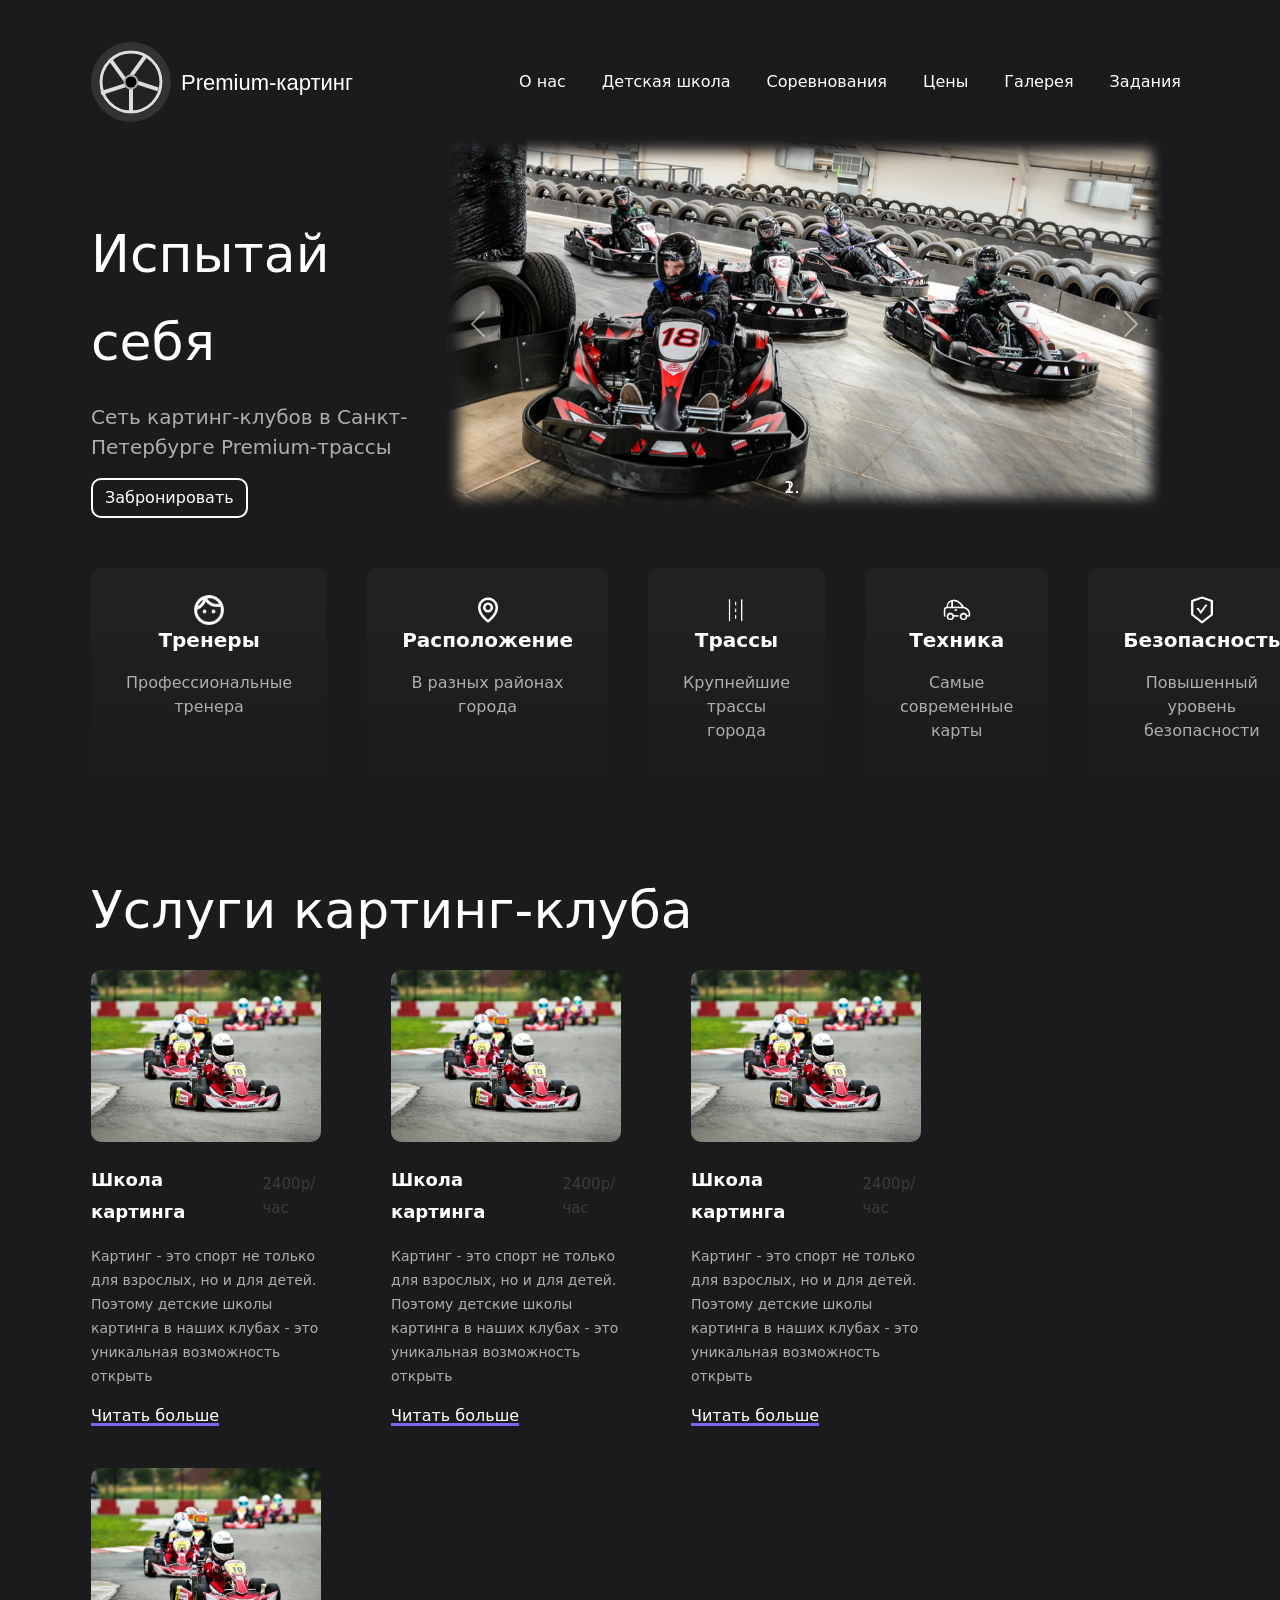
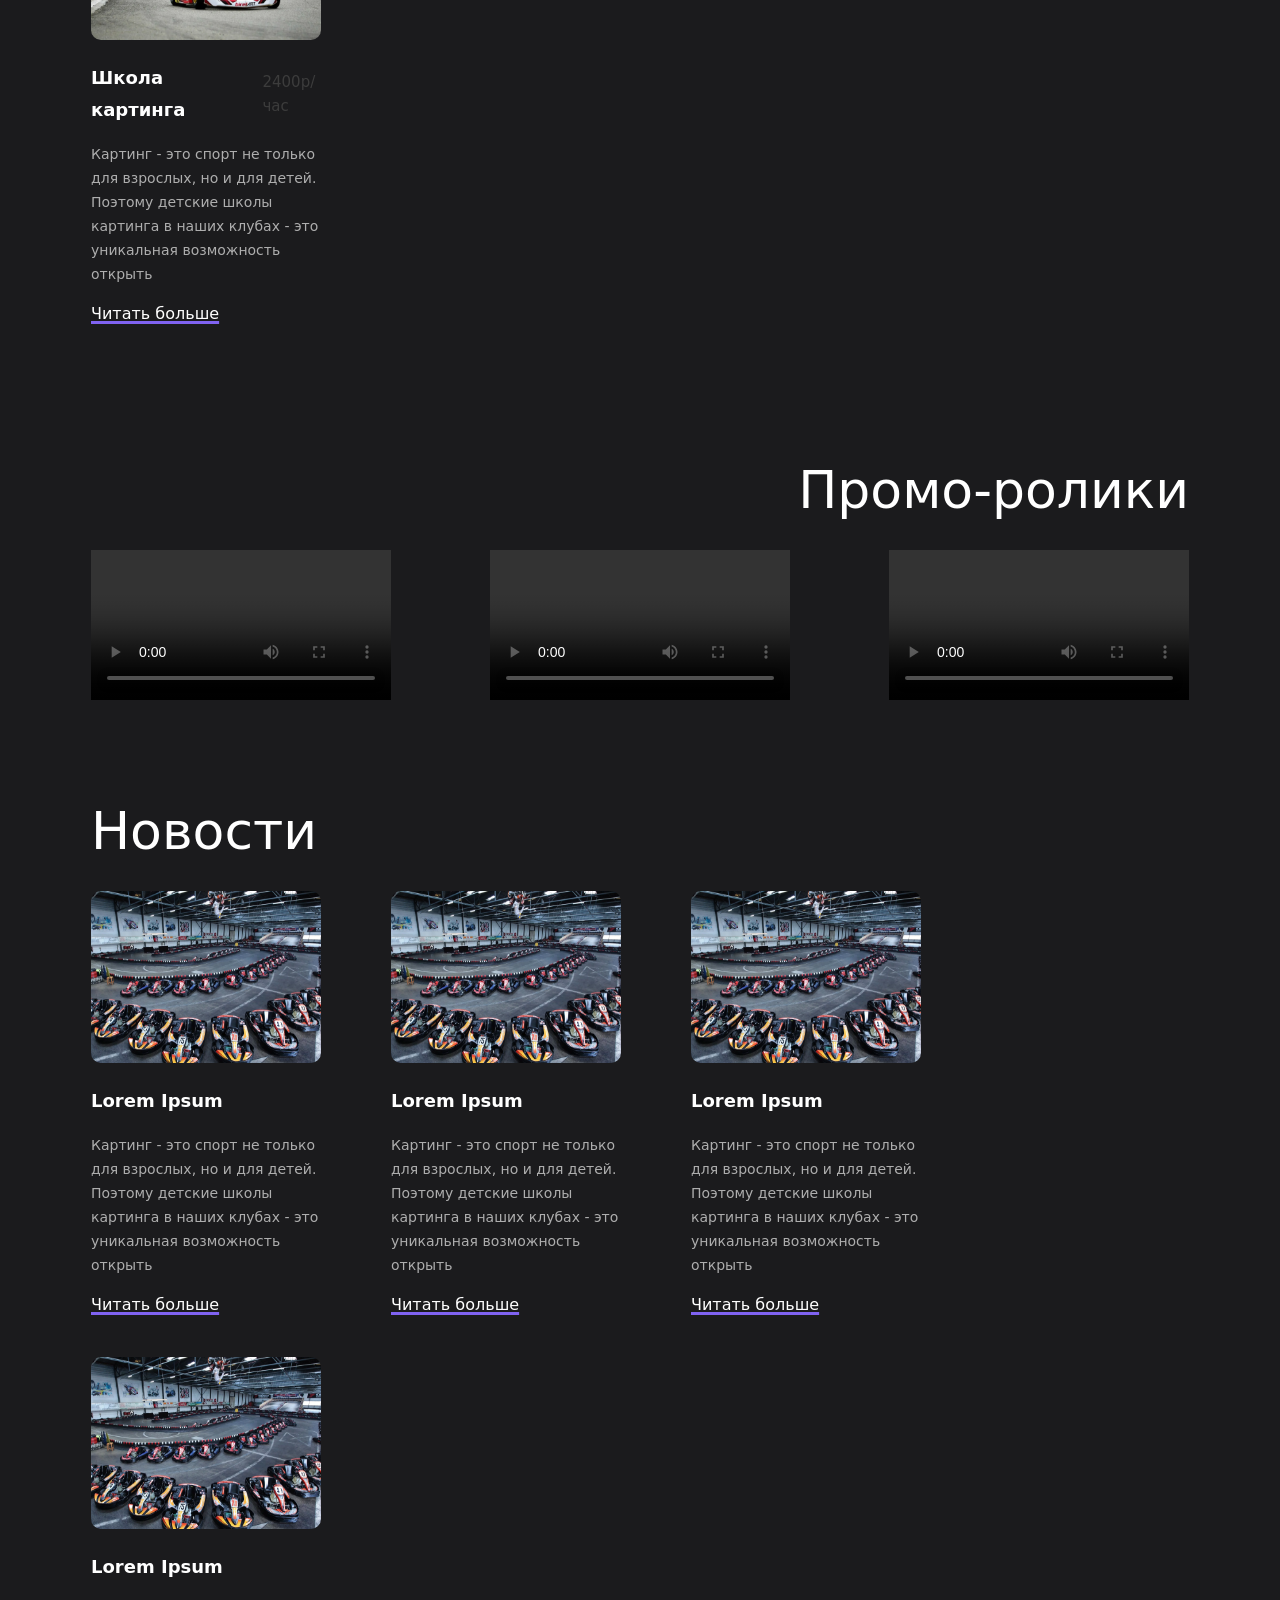
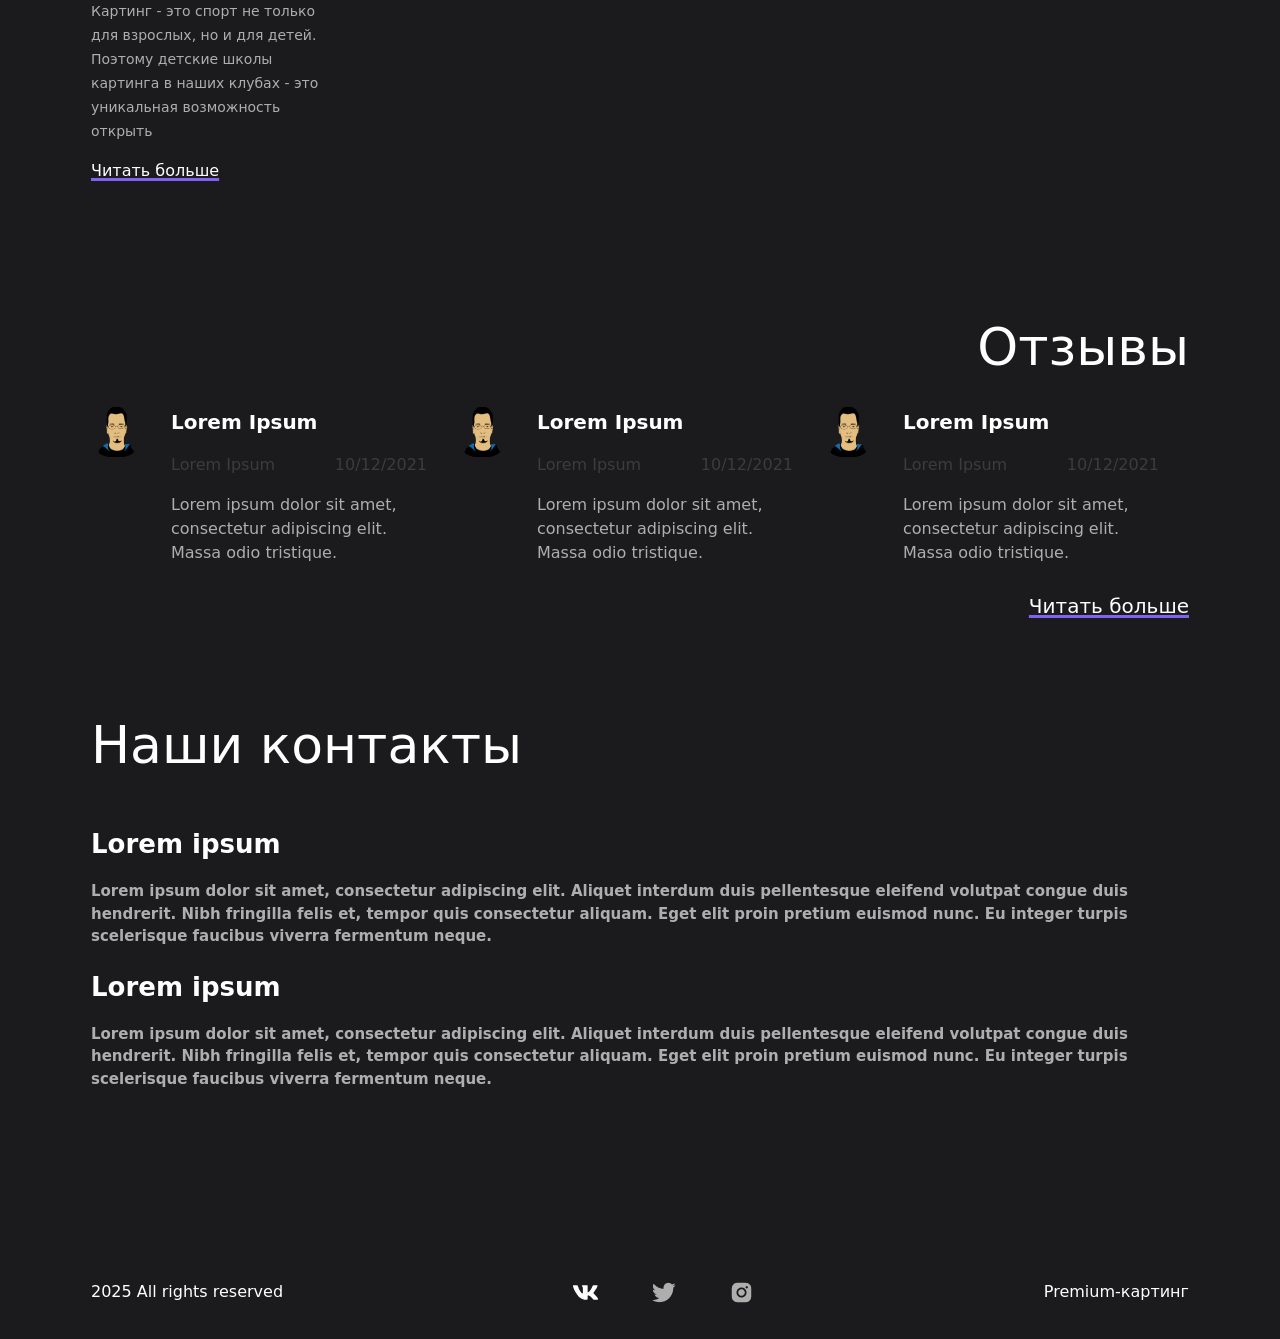
<file: index.html>
<!DOCTYPE html>
<html lang="en">

<head>
  <meta charset="UTF-8">
  <meta http-equiv="X-UA-Compatible" content="IE=edge">
  <meta name="viewport" content="width=device-width, initial-scale=1.0">
  <link href="https://cdn.jsdelivr.net/npm/bootstrap@5.1.1/dist/css/bootstrap.min.css" rel="stylesheet"
    integrity="sha384-F3w7mX95PdgyTmZZMECAngseQB83DfGTowi0iMjiWaeVhAn4FJkqJByhZMI3AhiU" crossorigin="anonymous">
  <title>Premium-картинг</title>
  <link rel="stylesheet" type="text/css" href="./style/style.css">
  <link rel="stylesheet" type="text/css" href="./style/logo.css">
</head>

<body>
  <header>
    <nav class="navbar navbar-expand-lg navbar-dark">
      <a class="nav-link logo-link" href="index.html">
        <div class="logo">
          <div class="tire"></div>
          <div class="rim"></div>
          <div class="spokes">
            <div class="spoke-1"></div>
            <div class="spoke-2"></div>
            <div class="spoke-3"></div>
            <div class="spoke-4"></div>
            <div class="spoke-5"></div>
          </div>
          <div class="hub"></div>
        </div>
        Premium-картинг
      </a>

      <button class="navbar-toggler" type="button" data-toggle="collapse" data-target="#navbarSupportedContent"
        aria-controls="navbarSupportedContent" aria-expanded="false" aria-label="Toggle navigation">
        <span class="navbar-toggler-icon"></span>
      </button>

      <div class="collapse navbar-collapse" id="navbarSupportedContent">
        <ul class="navbar-nav mr-auto">
          <li class="nav-item">
            <a class="nav-link" href="aboutUs.html">О нас</span></a>
          </li>
          <li class="nav-item">
            <a class="nav-link" href="school.html">Детская школа</a>
          </li>
          <li class="nav-item active">
            <a class="nav-link" href="competitions.html">Соревнования</span></a>
          </li>
          <!-- <li class="nav-item">
            <a class="nav-link" href="track.html">Трассы</a>
          </li> -->
          <li class="nav-item active">
            <a class="nav-link" href="price.html">Цены</span></a>
          </li>
          <li class="nav-item">
            <a class="nav-link" href="gallery.html">Галерея</a>
          </li>
          <li class="nav-item">
            <a class="nav-link" href="./tasks/picture.html">Задания</a>
          </li>
        </ul>
      </div>
    </nav>
  </header>

  <main>
    <div class="main_firstInfo">
      <div class="main_firstInfo__text">
        <p class="BlockTitle">Испытай себя</p>
        <p class="main_firstInfo__text__description">
          Сеть картинг-клубов в
          Санкт-Петербурге
          Premium-трассы
        </p>
        <button type="button" class="btn bookButton" data-toggle="modal" data-target="#exampleModal">
          Забронировать
        </button>
      </div>
      <div class="main_firstInfo__carusel">
        <div id="carouselExampleIndicators" class="carousel slide" data-ride="carousel">
          <ol class="carousel-indicators">
            <li data-target="#carouselExampleIndicators" data-slide-to="0" class="active"></li>
            <li data-target="#carouselExampleIndicators" data-slide-to="1"></li>
          </ol>
          <div class="carousel-inner">
            <div class="carousel-item active">
              <img class="d-block w-100" src="./assets/services/main.png" alt="Первый слайд">
            </div>
            <div class="carousel-item">
              <img class="d-block w-100" src="./assets/services/main.png" alt="Второй слайд">
            </div>
          </div>
          <a class="carousel-control-prev" href="#carouselExampleIndicators" role="button" data-slide="prev">
            <span class="carousel-control-prev-icon" aria-hidden="true"></span>
          </a>
          <a class="carousel-control-next" href="#carouselExampleIndicators" role="button" data-slide="next">
            <span class="carousel-control-next-icon" aria-hidden="true"></span>
          </a>
        </div>
      </div>
    </div>
    <div class="main_services_menu">
      <div class="main_services_menu__item">
        <img src="./assets/icons/man.png" class="main_services_menu__item__img">
        <p class="main_services_menu__item__title">Тренеры</p>
        <p class="main_services_menu__item__description">Профессиональные тренера</p>
      </div>
      <div class="main_services_menu__item">
        <img src="./assets/icons/map.png" class="main_services_menu__item__img">
        <p class="main_services_menu__item__title">Расположение</p>
        <p class="main_services_menu__item__description">В разных районах города</p>
      </div>
      <div class="main_services_menu__item">
        <img src="./assets/icons/road.png" class="main_services_menu__item__img">
        <p class="main_services_menu__item__title">Трассы</p>
        <p class="main_services_menu__item__description">Крупнейшие трассы города</p>
      </div>
      <div class="main_services_menu__item">
        <img src="./assets/icons/car.png" class="main_services_menu__item__img">
        <p class="main_services_menu__item__title">Техника</p>
        <p class="main_services_menu__item__description">Самые современные карты</p>
      </div>
      <div class="main_services_menu__item">
        <img src="./assets/icons/safety.png" class="main_services_menu__item__img">
        <p class="main_services_menu__item__title">Безопасность</p>
        <p class="main_services_menu__item__description">Повышенный уровень безопасности</p>
      </div>
    </div>
    <div class="main_services">
      <p class="BlockTitle">Услуги картинг-клуба</p>
      <div class="services">
        <div class="services_item">
          <img src="./assets/services/car.png" alt="" class="services_item__img">
          <div class="services_item__description">
            <p class="services_item__description__title">Школа картинга</p>
            <p class="services_item__description__cost">2400р/час</p>
          </div>
          <p class="services_item__text">
            Картинг - это спорт не только для
            взрослых, но и для детей. Поэтому
            детские школы картинга в наших
            клубах - это уникальная
            возможность открыть
          </p>
          <a href="" class="services_item__link">Читать больше</a>
        </div>
        <div class="services_item item2">
          <img src="./assets/services/car.png" alt="" class="services_item__img">
          <div class="services_item__description">
            <p class="services_item__description__title">Школа картинга</p>
            <p class="services_item__description__cost">2400р/час</p>
          </div>
          <p class="services_item__text">
            Картинг - это спорт не только для
            взрослых, но и для детей. Поэтому
            детские школы картинга в наших
            клубах - это уникальная
            возможность открыть
          </p>
          <a href="" class="services_item__link">Читать больше</a>
        </div>
        <div class="services_item item3">
          <img src="./assets/services/car.png" alt="" class="services_item__img">
          <div class="services_item__description">
            <p class="services_item__description__title">Школа картинга</p>
            <p class="services_item__description__cost">2400р/час</p>
          </div>
          <p class="services_item__text">
            Картинг - это спорт не только для
            взрослых, но и для детей. Поэтому
            детские школы картинга в наших
            клубах - это уникальная
            возможность открыть
          </p>
          <a href="" class="services_item__link">Читать больше</a>
        </div>
        <div class="services_item">
          <img src="./assets/services/car.png" alt="" class="services_item__img">
          <div class="services_item__description">
            <p class="services_item__description__title">Школа картинга</p>
            <p class="services_item__description__cost">2400р/час</p>
          </div>
          <p class="services_item__text">
            Картинг - это спорт не только для
            взрослых, но и для детей. Поэтому
            детские школы картинга в наших
            клубах - это уникальная
            возможность открыть
          </p>
          <a href="" class="services_item__link">Читать больше</a>
        </div>
      </div>
    </div>
    <div class="main_promo">
      <p class="BlockTitle promoTitle">Промо-ролики</p>
      <div class="promoVideo">
        <div class="embed-responsive embed-responsive-16by9">
          <iframe class="embed-responsive-item" src="./assets/video/river.mp4" allowfullscreen></iframe>
        </div>
        <div class="embed-responsive embed-responsive-16by9">
          <iframe class="embed-responsive-item" src="./assets/video/river.mp4" allowfullscreen></iframe>
        </div>
        <div class="embed-responsive embed-responsive-16by9">
          <iframe class="embed-responsive-item" src="./assets/video/river.mp4" allowfullscreen></iframe>
        </div>
      </div>
    </div>
    <div class="main_news">
      <p class="BlockTitle">Новости</p>
      <div class="services">
        <div class="services_item">
          <img src="./assets/services/news.png" alt="" class="services_item__img">
          <div class="services_item__description">
            <p class="services_item__description__title">Lorem Ipsum</p>
          </div>
          <p class="services_item__text">
            Картинг - это спорт не только для
            взрослых, но и для детей. Поэтому
            детские школы картинга в наших
            клубах - это уникальная
            возможность открыть
          </p>
          <a href="" class="services_item__link">Читать больше</a>
        </div>
        <div class="services_item item2">
          <img src="./assets/services/news.png" alt="" class="services_item__img">
          <div class="services_item__description">
            <p class="services_item__description__title">Lorem Ipsum</p>
          </div>
          <p class="services_item__text">
            Картинг - это спорт не только для
            взрослых, но и для детей. Поэтому
            детские школы картинга в наших
            клубах - это уникальная
            возможность открыть
          </p>
          <a href="" class="services_item__link">Читать больше</a>
        </div>
        <div class="services_item item3">
          <img src="./assets/services/news.png" alt="" class="services_item__img">
          <div class="services_item__description">
            <p class="services_item__description__title">Lorem Ipsum</p>
          </div>
          <p class="services_item__text">
            Картинг - это спорт не только для
            взрослых, но и для детей. Поэтому
            детские школы картинга в наших
            клубах - это уникальная
            возможность открыть
          </p>
          <a href="" class="services_item__link">Читать больше</a>
        </div>
        <div class="services_item">
          <img src="./assets/services/news.png" alt="" class="services_item__img">
          <div class="services_item__description">
            <p class="services_item__description__title">Lorem Ipsum</p>
          </div>
          <p class="services_item__text">
            Картинг - это спорт не только для
            взрослых, но и для детей. Поэтому
            детские школы картинга в наших
            клубах - это уникальная
            возможность открыть
          </p>
          <a href="" class="services_item__link">Читать больше</a>
        </div>
      </div>
    </div>
    <div class="main_reviews">
      <p class="BlockTitle promoTitle">Отзывы</p>
      <div class="main_reviews__content">
        <div class="main_reviews__content__item">
          <img src="assets/avatar.png" class="avatarImg">
          <div>
            <p class="main_reviews__content__item__name">Lorem Ipsum</p>
            <div class="main_reviews__content__item__description">
              <p>Lorem Ipsum</p>
              <p>10/12/2021</p>
            </div>
            <p class="main_reviews__content__item__text">
              Lorem ipsum dolor sit amet,
              consectetur adipiscing elit.
              Massa odio tristique.
            </p>
          </div>
        </div>
        <div class="main_reviews__content__item">
          <img src="assets/avatar.png" class="avatarImg">
          <div>
            <p class="main_reviews__content__item__name">Lorem Ipsum</p>
            <div class="main_reviews__content__item__description">
              <p>Lorem Ipsum</p>
              <p>10/12/2021</p>
            </div>
            <p class="main_reviews__content__item__text">
              Lorem ipsum dolor sit amet,
              consectetur adipiscing elit.
              Massa odio tristique.
            </p>
          </div>
        </div>
        <div class="main_reviews__content__item">
          <img src="assets/avatar.png" class="avatarImg">
          <div>
            <p class="main_reviews__content__item__name">Lorem Ipsum</p>
            <div class="main_reviews__content__item__description">
              <p>Lorem Ipsum</p>
              <p>10/12/2021</p>
            </div>
            <p class="main_reviews__content__item__text">
              Lorem ipsum dolor sit amet,
              consectetur adipiscing elit.
              Massa odio tristique.
            </p>
          </div>
        </div>
      </div>
      <p class="reviewsAll"><a href="" class="services_item__link">Читать больше</a></p>
    </div>
    <div class="main_contact">
      <p class="BlockTitle">Наши контакты</p>
      <div class="contactContent">
        <div class="contactContent_text">
          <p class="contactContent_text__title">Lorem ipsum</p>
          <p class="contactContent_text__description">
            Lorem ipsum dolor sit amet, consectetur adipiscing elit.
            Aliquet interdum duis pellentesque eleifend volutpat
            congue duis hendrerit. Nibh fringilla felis et, tempor quis
            consectetur aliquam. Eget elit proin pretium euismod nunc.
            Eu integer turpis scelerisque faucibus viverra fermentum
            neque.
          </p>
          <p class="contactContent_text__title">Lorem ipsum</p>
          <p class="contactContent_text__description">
            Lorem ipsum dolor sit amet, consectetur adipiscing elit.
            Aliquet interdum duis pellentesque eleifend volutpat
            congue duis hendrerit. Nibh fringilla felis et, tempor quis
            consectetur aliquam. Eget elit proin pretium euismod nunc.
            Eu integer turpis scelerisque faucibus viverra fermentum
            neque.
          </p>
        </div>
        <div class="contactContent_map">
          <script type="text/javascript" charset="utf-8" async
            src="https:/api-maps.yandex.ru/services/constructor/1.0/js/?um=constructor%3Abec0ca81d388abaa24dfe40995cbfd35f0a3e4ffed450c019bff5d956adc6a46&amp;width=300&amp;height=306&amp;lang=ru_RU&amp;scroll=true"></script>
        </div>
      </div>
    </div>
  </main>

  <footer class="footer">
    <div class="footer_text">2025 All rights reserved</div>
    <div class="footer_icons">
      <img src="./assets/icons/vk.png" alt="">
      <img src="./assets/icons/twitter.png" alt="">
      <img src="./assets/icons/instagram.png" alt="">
    </div>
    <div class="footer_text">Premium-картинг</div>
  </footer>

  <div class="modal fade" id="exampleModal" tabindex="-1" role="dialog" aria-labelledby="exampleModalLabel"
    aria-hidden="true">
    <div class="modal-dialog" role="document">
      <div class="modal-content">
        <div class="modal-header">
          <h5 class="modal-title" id="exampleModalLabel">Бронирование заездов</h5>
          <button type="button" class="close" data-dismiss="modal" aria-label="Close">
            <img src="./assets/cross.png">
          </button>
        </div>
        <div class="modal-body">
          <select name="hero[]" class="modalSelect">
            <option disabled>Выберите картодром</option>
            <option value="Name">Name</option>
            <option value="Name">Name</option>
            <option value="Name">Name</option>
            <option value="Name">Name</option>
          </select>
          <input type="date" placeholder="Ваше имя" class="modalInput">
          <input type="text" placeholder="Ваше имя" class="modalInput">
          <input type="text" placeholder="Ваш телефон" class="modalInput">
          <input type="email" placeholder="Ваше email" class="modalInput">
          <input type="text" placeholder="Комментарий" class="modalInput">
        </div>
        <div class="modal-footer">
          <button type="button" class="btn modalButton">Отправить заявку</button>
        </div>
      </div>
    </div>
  </div>
  <script src="https://code.jquery.com/jquery-3.4.1.slim.min.js"
    integrity="sha384-J6qa4849blE2+poT4WnyKhv5vZF5SrPo0iEjwBvKU7imGFAV0wwj1yYfoRSJoZ+n"
    crossorigin="anonymous"></script>
  <script src="https://cdn.jsdelivr.net/npm/popper.js@1.16.0/dist/umd/popper.min.js"
    integrity="sha384-Q6E9RHvbIyZFJoft+2mJbHaEWldlvI9IOYy5n3zV9zzTtmI3UksdQRVvoxMfooAo"
    crossorigin="anonymous"></script>
  <script src="https://stackpath.bootstrapcdn.com/bootstrap/4.4.1/js/bootstrap.min.js"
    integrity="sha384-wfSDF2E50Y2D1uUdj0O3uMBJnjuUD4Ih7YwaYd1iqfktj0Uod8GCExl3Og8ifwB6"
    crossorigin="anonymous"></script>
  <script>
    $('#myModal').on('shown.bs.modal', function () {
      $('#myInput').trigger('focus')
    })
  </script>
</body>

</html>
</file>
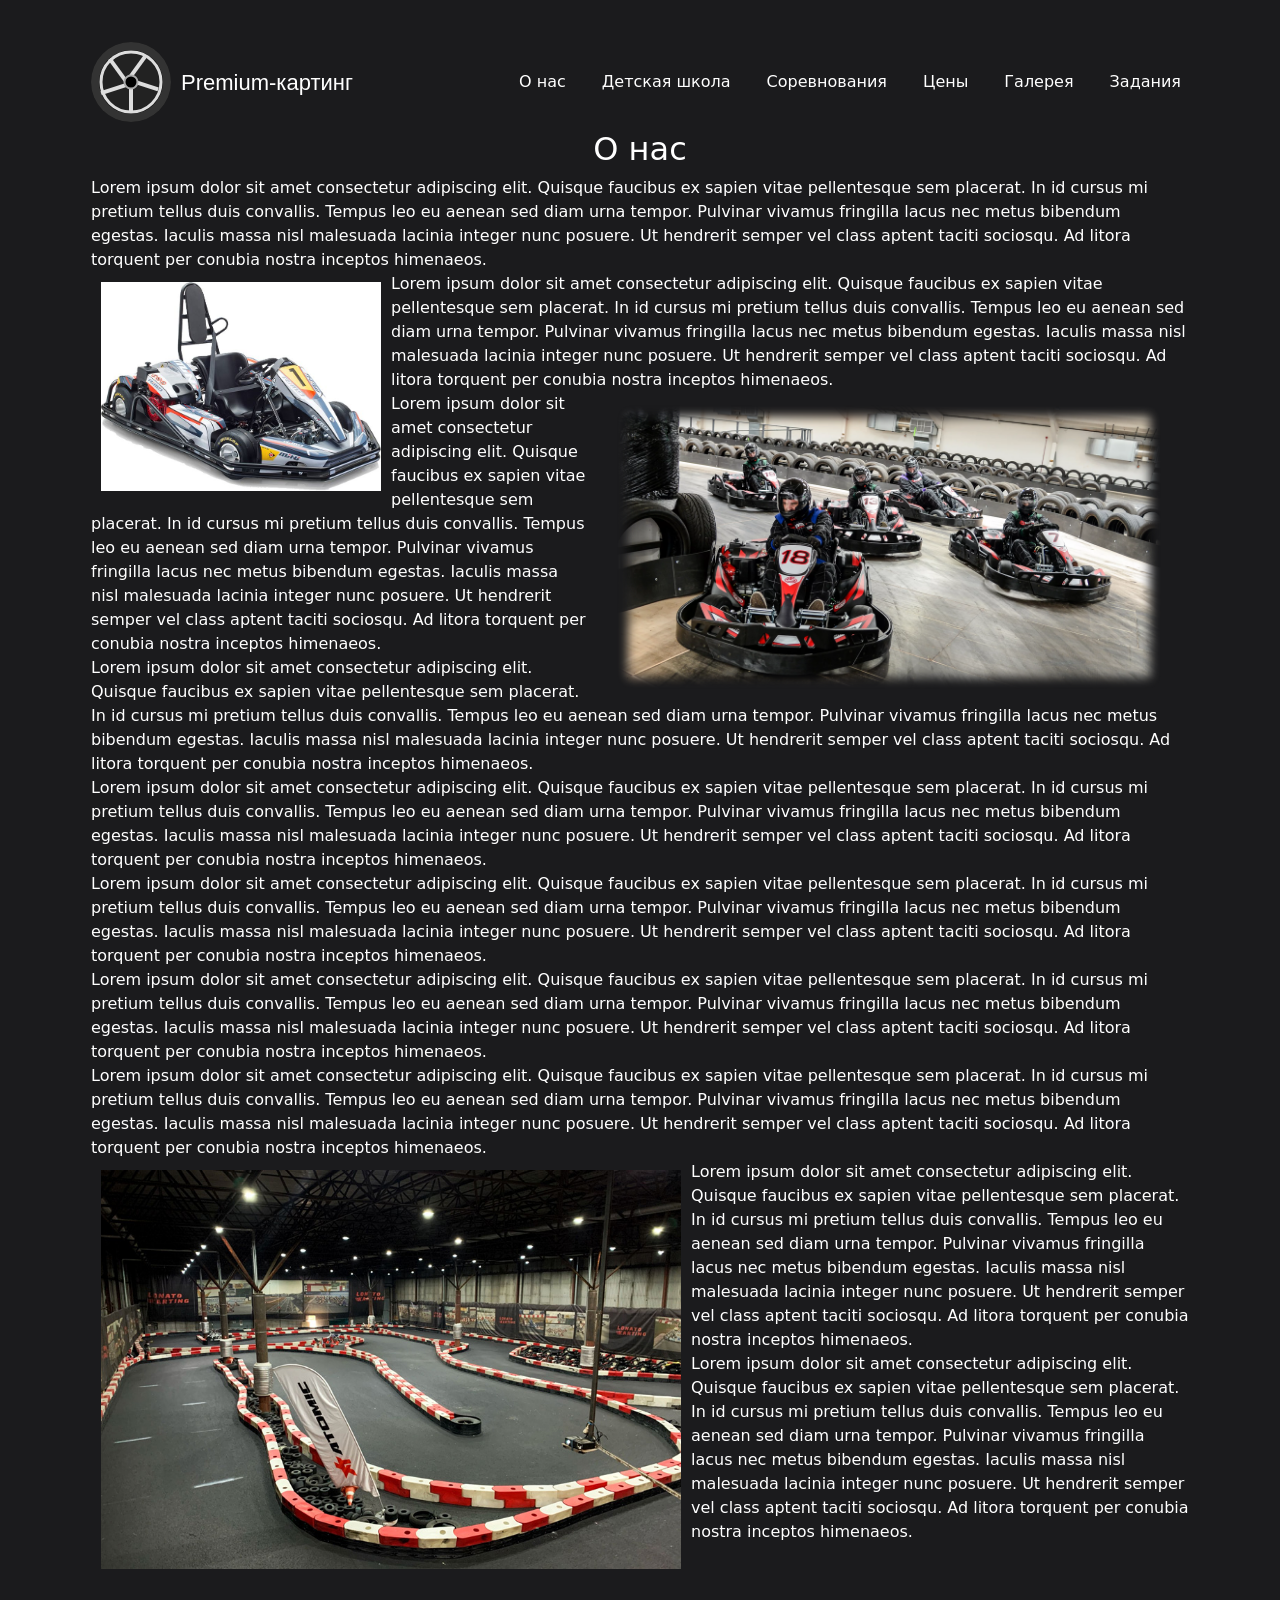
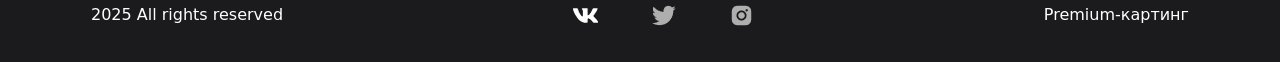
<file: aboutUs.html>
<!DOCTYPE html>
<html lang="en">

<head>
  <meta charset="UTF-8">
  <meta http-equiv="X-UA-Compatible" content="IE=edge">
  <meta name="viewport" content="width=device-width, initial-scale=1.0">
  <link href="https://cdn.jsdelivr.net/npm/bootstrap@5.1.1/dist/css/bootstrap.min.css" rel="stylesheet"
    integrity="sha384-F3w7mX95PdgyTmZZMECAngseQB83DfGTowi0iMjiWaeVhAn4FJkqJByhZMI3AhiU" crossorigin="anonymous">
  <title>О нас</title>
  <link rel="stylesheet" type="text/css" href="./style/style.css">
  <link rel="stylesheet" type="text/css" href="./style/logo.css">
</head>

<body>
  <header>
    <nav class="navbar navbar-expand-lg navbar-dark">
      <a class="nav-link logo-link" href="index.html">
        <div class="logo">
          <div class="tire"></div>
          <div class="rim"></div>
          <div class="spokes">
            <div class="spoke-1"></div>
            <div class="spoke-2"></div>
            <div class="spoke-3"></div>
            <div class="spoke-4"></div>
            <div class="spoke-5"></div>
          </div>
          <div class="hub"></div>
        </div>
        Premium-картинг
      </a>

      <button class="navbar-toggler" type="button" data-toggle="collapse" data-target="#navbarSupportedContent"
        aria-controls="navbarSupportedContent" aria-expanded="false" aria-label="Toggle navigation">
        <span class="navbar-toggler-icon"></span>
      </button>

      <div class="collapse navbar-collapse" id="navbarSupportedContent">
        <ul class="navbar-nav mr-auto">
          <li class="nav-item">
            <a class="nav-link" href="aboutUs.html">О нас</span></a>
          </li>
          <li class="nav-item">
            <a class="nav-link" href="school.html">Детская школа</a>
          </li>
          <li class="nav-item active">
            <a class="nav-link" href="competitions.html">Соревнования</span></a>
          </li>
          <!-- <li class="nav-item">
            <a class="nav-link" href="track.html">Трассы</a>
          </li> -->
          <li class="nav-item active">
            <a class="nav-link" href="price.html">Цены</span></a>
          </li>
          <li class="nav-item">
            <a class="nav-link" href="gallery.html">Галерея</a>
          </li>
          <li class="nav-item">
            <a class="nav-link" href="./tasks/picture.html">Задания</a>
          </li>
        </ul>
      </div>
    </nav>
  </header>

  <main>
    <h2 class="page_title">О нас</h2>
    <p>
      Lorem ipsum dolor sit amet consectetur adipiscing elit. Quisque faucibus ex sapien vitae pellentesque sem
      placerat. In id cursus mi pretium tellus duis convallis. Tempus leo eu aenean sed diam urna tempor. Pulvinar
      vivamus fringilla lacus nec metus bibendum egestas. Iaculis massa nisl malesuada lacinia integer nunc posuere. Ut
      hendrerit semper vel class aptent taciti sociosqu. Ad litora torquent per conubia nostra inceptos himenaeos.
      <br />
      <img src="./assets/services/car.jpg" align="left" class="aboutUs_img_car">
      Lorem ipsum dolor sit amet consectetur adipiscing elit. Quisque faucibus ex sapien vitae pellentesque sem
      placerat. In id cursus mi pretium tellus duis convallis. Tempus leo eu aenean sed diam urna tempor. Pulvinar
      vivamus fringilla lacus nec metus bibendum egestas. Iaculis massa nisl malesuada lacinia integer nunc posuere. Ut
      hendrerit semper vel class aptent taciti sociosqu. Ad litora torquent per conubia nostra inceptos himenaeos.
      <br />
      <img src="./assets/services/main.png" align="right" class="aboutUs_img">
      Lorem ipsum dolor sit amet consectetur adipiscing elit. Quisque faucibus ex sapien vitae pellentesque sem
      placerat. In id cursus mi pretium tellus duis convallis. Tempus leo eu aenean sed diam urna tempor. Pulvinar
      vivamus fringilla lacus nec metus bibendum egestas. Iaculis massa nisl malesuada lacinia integer nunc posuere. Ut
      hendrerit semper vel class aptent taciti sociosqu. Ad litora torquent per conubia nostra inceptos himenaeos.
      <br />
      Lorem ipsum dolor sit amet consectetur adipiscing elit. Quisque faucibus ex sapien vitae pellentesque sem
      placerat. In id cursus mi pretium tellus duis convallis. Tempus leo eu aenean sed diam urna tempor. Pulvinar
      vivamus fringilla lacus nec metus bibendum egestas. Iaculis massa nisl malesuada lacinia integer nunc posuere. Ut
      hendrerit semper vel class aptent taciti sociosqu. Ad litora torquent per conubia nostra inceptos himenaeos.
      <br />
      Lorem ipsum dolor sit amet consectetur adipiscing elit. Quisque faucibus ex sapien vitae pellentesque sem
      placerat. In id cursus mi pretium tellus duis convallis. Tempus leo eu aenean sed diam urna tempor. Pulvinar
      vivamus fringilla lacus nec metus bibendum egestas. Iaculis massa nisl malesuada lacinia integer nunc posuere. Ut
      hendrerit semper vel class aptent taciti sociosqu. Ad litora torquent per conubia nostra inceptos himenaeos.
      <br />
      Lorem ipsum dolor sit amet consectetur adipiscing elit. Quisque faucibus ex sapien vitae pellentesque sem
      placerat. In id cursus mi pretium tellus duis convallis. Tempus leo eu aenean sed diam urna tempor. Pulvinar
      vivamus fringilla lacus nec metus bibendum egestas. Iaculis massa nisl malesuada lacinia integer nunc posuere. Ut
      hendrerit semper vel class aptent taciti sociosqu. Ad litora torquent per conubia nostra inceptos himenaeos.
      <br />
      Lorem ipsum dolor sit amet consectetur adipiscing elit. Quisque faucibus ex sapien vitae pellentesque sem
      placerat. In id cursus mi pretium tellus duis convallis. Tempus leo eu aenean sed diam urna tempor. Pulvinar
      vivamus fringilla lacus nec metus bibendum egestas. Iaculis massa nisl malesuada lacinia integer nunc posuere. Ut
      hendrerit semper vel class aptent taciti sociosqu. Ad litora torquent per conubia nostra inceptos himenaeos.
      <br />
      Lorem ipsum dolor sit amet consectetur adipiscing elit. Quisque faucibus ex sapien vitae pellentesque sem
      placerat. In id cursus mi pretium tellus duis convallis. Tempus leo eu aenean sed diam urna tempor. Pulvinar
      vivamus fringilla lacus nec metus bibendum egestas. Iaculis massa nisl malesuada lacinia integer nunc posuere. Ut
      hendrerit semper vel class aptent taciti sociosqu. Ad litora torquent per conubia nostra inceptos himenaeos.
      <br />
      <img src="./assets/services/track.jpg" align="left" class="aboutUs_img">
      Lorem ipsum dolor sit amet consectetur adipiscing elit. Quisque faucibus ex sapien vitae pellentesque sem
      placerat. In id cursus mi pretium tellus duis convallis. Tempus leo eu aenean sed diam urna tempor. Pulvinar
      vivamus fringilla lacus nec metus bibendum egestas. Iaculis massa nisl malesuada lacinia integer nunc posuere. Ut
      hendrerit semper vel class aptent taciti sociosqu. Ad litora torquent per conubia nostra inceptos himenaeos.
      <br />
      Lorem ipsum dolor sit amet consectetur adipiscing elit. Quisque faucibus ex sapien vitae pellentesque sem
      placerat. In id cursus mi pretium tellus duis convallis. Tempus leo eu aenean sed diam urna tempor. Pulvinar
      vivamus fringilla lacus nec metus bibendum egestas. Iaculis massa nisl malesuada lacinia integer nunc posuere. Ut
      hendrerit semper vel class aptent taciti sociosqu. Ad litora torquent per conubia nostra inceptos himenaeos.
    </p>
  </main>

  <footer class="footer">
    <div class="footer_text">2025 All rights reserved</div>
    <div class="footer_icons">
      <img src="./assets/icons/vk.png" alt="">
      <img src="./assets/icons/twitter.png" alt="">
      <img src="./assets/icons/instagram.png" alt="">
    </div>
    <div class="footer_text">Premium-картинг</div>
  </footer>
</body>

</html>
</file>
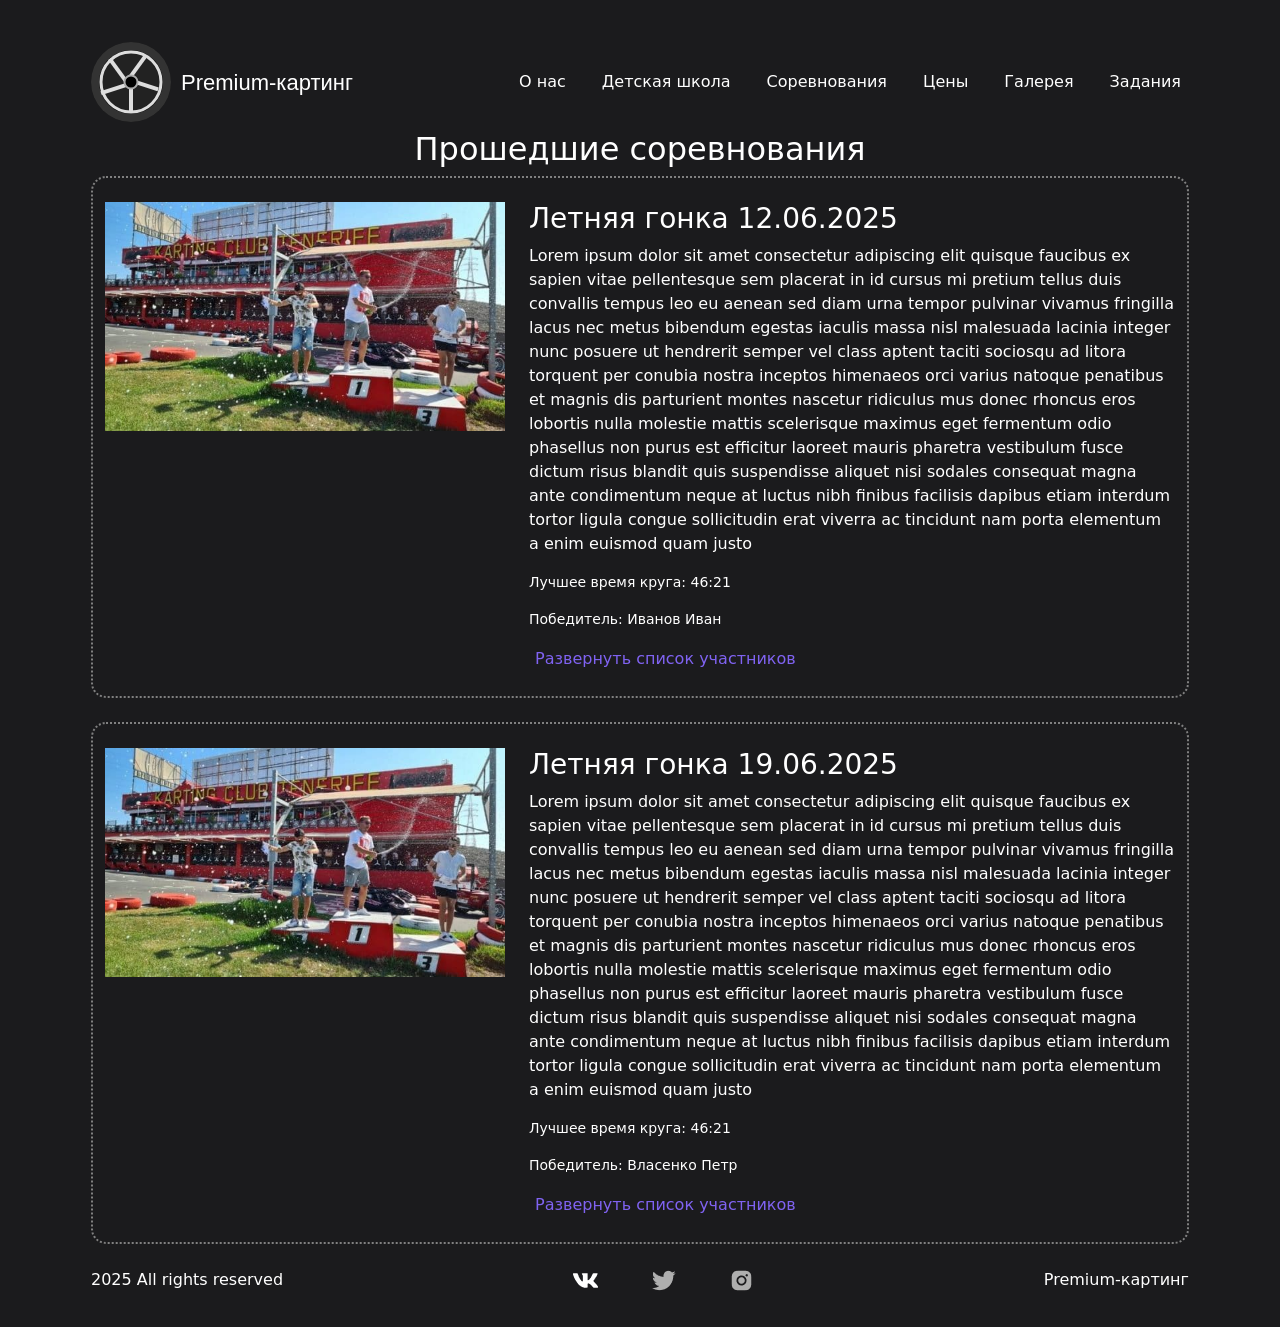
<file: competitions.html>
<!DOCTYPE html>
<html lang="en">

<head>
  <meta charset="UTF-8">
  <meta http-equiv="X-UA-Compatible" content="IE=edge">
  <meta name="viewport" content="width=device-width, initial-scale=1.0">
  <link href="https://cdn.jsdelivr.net/npm/bootstrap@5.1.1/dist/css/bootstrap.min.css" rel="stylesheet"
    integrity="sha384-F3w7mX95PdgyTmZZMECAngseQB83DfGTowi0iMjiWaeVhAn4FJkqJByhZMI3AhiU" crossorigin="anonymous">
  <title>Соревнования</title>
  <link rel="stylesheet" type="text/css" href="./style/style.css">
  <link rel="stylesheet" type="text/css" href="./style/logo.css">
  <link rel="stylesheet" type="text/css" href="./style/competition.css">
</head>

<body>
  <header>
    <nav class="navbar navbar-expand-lg navbar-dark">
      <a class="nav-link logo-link" href="index.html">
        <div class="logo">
          <div class="tire"></div>
          <div class="rim"></div>
          <div class="spokes">
            <div class="spoke-1"></div>
            <div class="spoke-2"></div>
            <div class="spoke-3"></div>
            <div class="spoke-4"></div>
            <div class="spoke-5"></div>
          </div>
          <div class="hub"></div>
        </div>
        Premium-картинг
      </a>

      <button class="navbar-toggler" type="button" data-toggle="collapse" data-target="#navbarSupportedContent"
        aria-controls="navbarSupportedContent" aria-expanded="false" aria-label="Toggle navigation">
        <span class="navbar-toggler-icon"></span>
      </button>

      <div class="collapse navbar-collapse" id="navbarSupportedContent">
        <ul class="navbar-nav mr-auto">
          <li class="nav-item">
            <a class="nav-link" href="aboutUs.html">О нас</span></a>
          </li>
          <li class="nav-item">
            <a class="nav-link" href="school.html">Детская школа</a>
          </li>
          <li class="nav-item active">
            <a class="nav-link" href="competitions.html">Соревнования</span></a>
          </li>
          <!-- <li class="nav-item">
            <a class="nav-link" href="track.html">Трассы</a>
          </li> -->
          <li class="nav-item active">
            <a class="nav-link" href="price.html">Цены</span></a>
          </li>
          <li class="nav-item">
            <a class="nav-link" href="gallery.html">Галерея</a>
          </li>
          <li class="nav-item">
            <a class="nav-link" href="./tasks/picture.html">Задания</a>
          </li>
        </ul>
      </div>
    </nav>
  </header>

  <main>
    <h2 class="page_title">Прошедшие соревнования</h2>

    <div class="competitionsBlock">
      <div class="competition">
        <div class="competition_card">
          <img src="./assets/services/winners.jpg" class="competition_card__img">
          <div class="competition_card__desc">
            <h3 class="competition_card__desc_title">Летняя гонка 12.06.2025</h3>
            <p>Lorem ipsum dolor sit amet consectetur adipiscing elit quisque faucibus ex sapien vitae pellentesque sem
              placerat in id cursus mi pretium tellus duis convallis tempus leo eu aenean sed diam urna tempor pulvinar
              vivamus fringilla lacus nec metus bibendum egestas iaculis massa nisl malesuada lacinia integer nunc
              posuere
              ut hendrerit semper vel class aptent taciti sociosqu ad litora torquent per conubia nostra inceptos
              himenaeos orci varius natoque penatibus et magnis dis parturient montes nascetur ridiculus mus donec
              rhoncus
              eros lobortis nulla molestie mattis scelerisque maximus eget fermentum odio phasellus non purus est
              efficitur laoreet mauris pharetra vestibulum fusce dictum risus blandit quis suspendisse aliquet nisi
              sodales consequat magna ante condimentum neque at luctus nibh finibus facilisis dapibus etiam interdum
              tortor ligula congue sollicitudin erat viverra ac tincidunt nam porta elementum a enim euismod quam justo
            </p>
            <p class="competition_card__desc_text">Лучшее время круга: 46:21</p>
            <p class="competition_card__desc_text">Победитель: Иванов Иван</p>
            <button class="competition_card__desc_button" id="competition_button_1" onclick={onOpenParticipant(1)}>Развернуть список участников</button>
          </div>
        </div>
        <table border="1" class="competition_table" id="competition_table_1">
          <thead>
            <tr>
              <th>Место</th>
              <th>ФИО</th>
              <th>Возраст</th>
              <th>Лучшее время</th>
            </tr>
          </thead>
          <tbody>
            <tr>
              <td>1</td>
              <td>Иванов Иван Иванович</td>
              <td>22</td>
              <td>46:21</td>
            </tr>
            <tr>
              <td>2</td>
              <td>Семенов Игорь Алексеевич</td>
              <td>21</td>
              <td>47:21</td>
            </tr>
            <tr>
              <td>3</td>
              <td>Денисенков Денис Олегович</td>
              <td>25</td>
              <td>47:48</td>
            </tr>
            <tr>
              <td>4</td>
              <td>Смирнов Илья Васильевич</td>
              <td>23</td>
              <td>50:09</td>
            </tr>
          </tbody>
        </table>
      </div>

      <div class="competition">
        <div class="competition_card">
          <img src="./assets/services/winners.jpg" class="competition_card__img">
          <div class="competition_card__desc">
            <h3 class="competition_card__desc_title">Летняя гонка 19.06.2025</h3>
            <p>Lorem ipsum dolor sit amet consectetur adipiscing elit quisque faucibus ex sapien vitae pellentesque sem
              placerat in id cursus mi pretium tellus duis convallis tempus leo eu aenean sed diam urna tempor pulvinar
              vivamus fringilla lacus nec metus bibendum egestas iaculis massa nisl malesuada lacinia integer nunc
              posuere
              ut hendrerit semper vel class aptent taciti sociosqu ad litora torquent per conubia nostra inceptos
              himenaeos orci varius natoque penatibus et magnis dis parturient montes nascetur ridiculus mus donec
              rhoncus
              eros lobortis nulla molestie mattis scelerisque maximus eget fermentum odio phasellus non purus est
              efficitur laoreet mauris pharetra vestibulum fusce dictum risus blandit quis suspendisse aliquet nisi
              sodales consequat magna ante condimentum neque at luctus nibh finibus facilisis dapibus etiam interdum
              tortor ligula congue sollicitudin erat viverra ac tincidunt nam porta elementum a enim euismod quam justo
            </p>
            <p class="competition_card__desc_text">Лучшее время круга: 46:21</p>
            <p class="competition_card__desc_text">Победитель: Власенко Петр</p>
            <button class="competition_card__desc_button" id="competition_button_2" onclick={onOpenParticipant(2)}>Развернуть список участников</button>
          </div>
        </div>
        <table border="1" class="competition_table" id="competition_table_2">
          <thead>
            <tr>
              <th>Место</th>
              <th>ФИО</th>
              <th>Возраст</th>
              <th>Лучшее время</th>
            </tr>
          </thead>
          <tbody>
            <tr>
              <td>1</td>
              <td>Власенко Петр Александрович</td>
              <td>22</td>
              <td>46:21</td>
            </tr>
            <tr>
              <td>2</td>
              <td>Семенов Игорь Алексеевич</td>
              <td>21</td>
              <td>47:21</td>
            </tr>
            <tr>
              <td>3</td>
              <td>Денисенков Денис Олегович</td>
              <td>25</td>
              <td>47:48</td>
            </tr>
            <tr>
              <td>4</td>
              <td>Смирнов Илья Васильевич</td>
              <td>23</td>
              <td>50:09</td>
            </tr>
          </tbody>
        </table>
      </div>
    </div>
  </main>

  <footer class="footer">
    <div class="footer_text">2025 All rights reserved</div>
    <div class="footer_icons">
      <img src="./assets/icons/vk.png" alt="">
      <img src="./assets/icons/twitter.png" alt="">
      <img src="./assets/icons/instagram.png" alt="">
    </div>
    <div class="footer_text">Premium-картинг</div>
  </footer>
</body>
<script src="./js/competitions.js"></script>

</html>
</file>
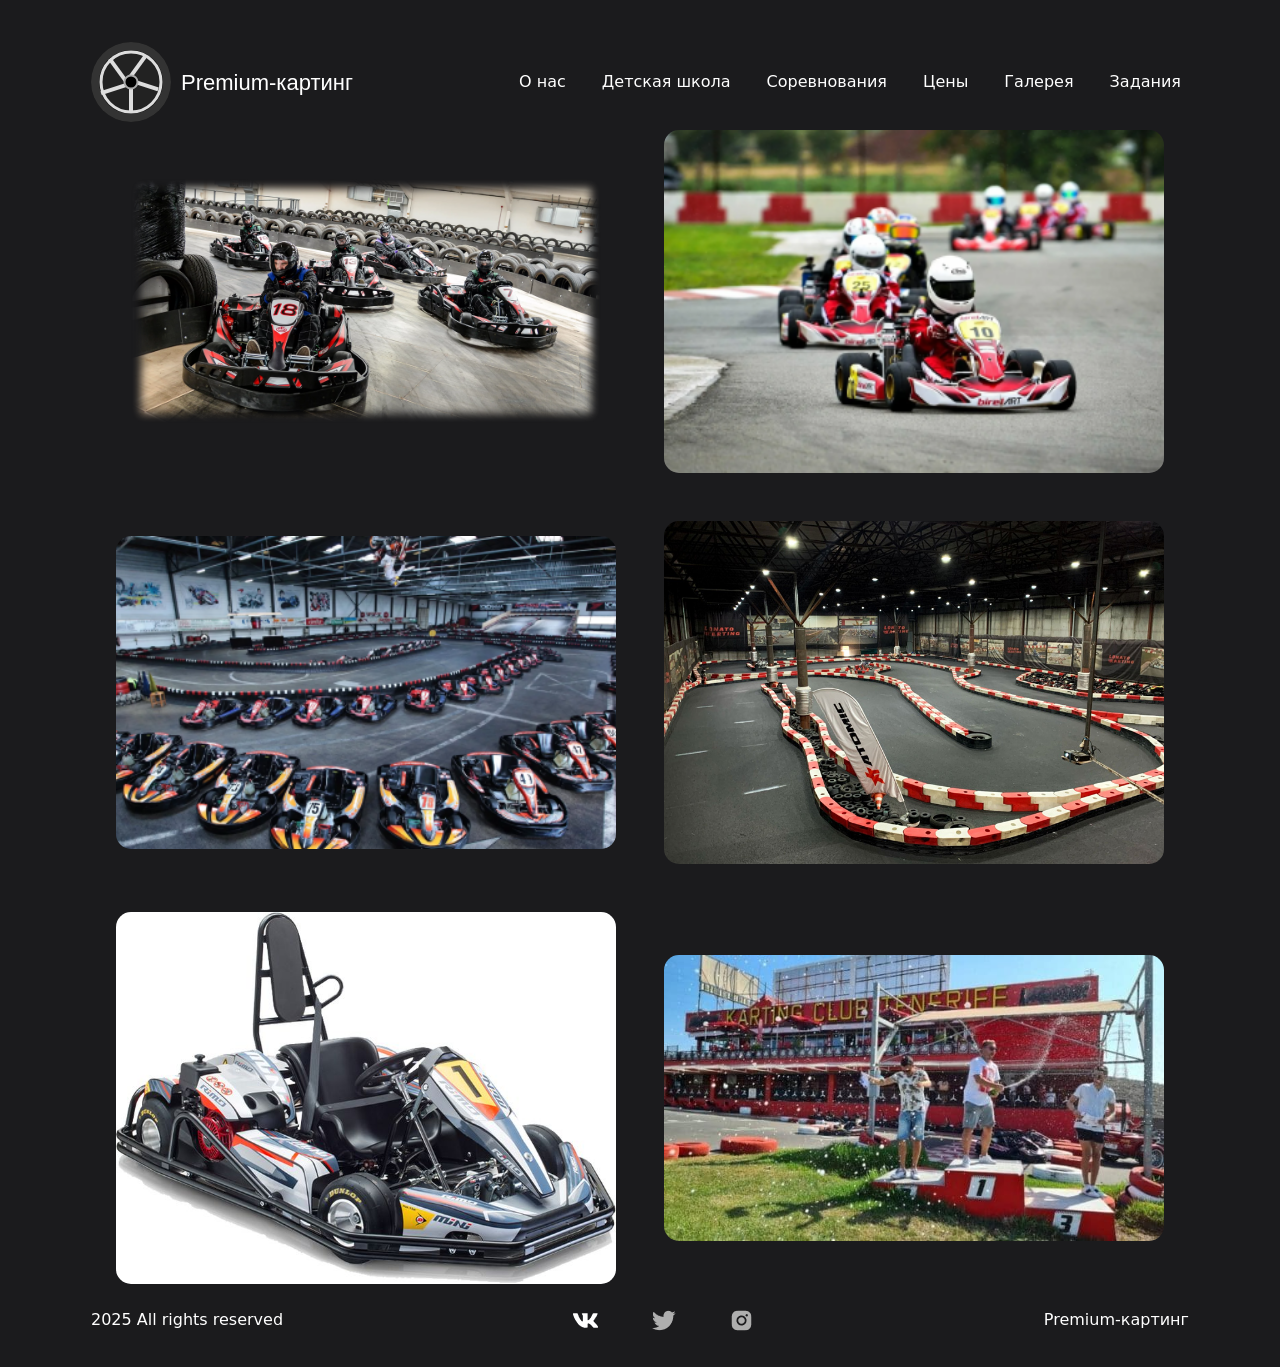
<file: gallery.html>
<!DOCTYPE html>
<html lang="en">

<head>
  <meta charset="UTF-8">
  <meta http-equiv="X-UA-Compatible" content="IE=edge">
  <meta name="viewport" content="width=device-width, initial-scale=1.0">
  <link href="https://cdn.jsdelivr.net/npm/bootstrap@5.1.1/dist/css/bootstrap.min.css" rel="stylesheet"
    integrity="sha384-F3w7mX95PdgyTmZZMECAngseQB83DfGTowi0iMjiWaeVhAn4FJkqJByhZMI3AhiU" crossorigin="anonymous">
  <title>Галерея</title>
  <link rel="stylesheet" type="text/css" href="./style/style.css">
  <link rel="stylesheet" type="text/css" href="./style/logo.css">
  <link rel="stylesheet" type="text/css" href="./style/gallary.css">
</head>

<body>
  <header>
    <nav class="navbar navbar-expand-lg navbar-dark">
      <a class="nav-link logo-link" href="index.html">
        <div class="logo">
          <div class="tire"></div>
          <div class="rim"></div>
          <div class="spokes">
            <div class="spoke-1"></div>
            <div class="spoke-2"></div>
            <div class="spoke-3"></div>
            <div class="spoke-4"></div>
            <div class="spoke-5"></div>
          </div>
          <div class="hub"></div>
        </div>
        Premium-картинг
      </a>

      <button class="navbar-toggler" type="button" data-toggle="collapse" data-target="#navbarSupportedContent"
        aria-controls="navbarSupportedContent" aria-expanded="false" aria-label="Toggle navigation">
        <span class="navbar-toggler-icon"></span>
      </button>

      <div class="collapse navbar-collapse" id="navbarSupportedContent">
        <ul class="navbar-nav mr-auto">
          <li class="nav-item">
            <a class="nav-link" href="aboutUs.html">О нас</span></a>
          </li>
          <li class="nav-item">
            <a class="nav-link" href="school.html">Детская школа</a>
          </li>
          <li class="nav-item active">
            <a class="nav-link" href="competitions.html">Соревнования</span></a>
          </li>
          <!-- <li class="nav-item">
              <a class="nav-link" href="track.html">Трассы</a>
            </li> -->
          <li class="nav-item active">
            <a class="nav-link" href="price.html">Цены</span></a>
          </li>
          <li class="nav-item">
            <a class="nav-link" href="gallery.html">Галерея</a>
          </li>
          <li class="nav-item">
            <a class="nav-link" href="./tasks/picture.html">Задания</a>
          </li>
        </ul>
      </div>
    </nav>
  </header>

  <main class="galleryBlock">
    <img src="./assets/services/main.png">
    <img src="./assets/services/car.png">
    <img src="./assets/services/news.png">
    <img src="./assets/services/track.jpg">
    <img src="./assets/services/car.jpg">
    <img src="./assets/services/winners.jpg">
  </main>

  <footer class="footer">
    <div class="footer_text">2025 All rights reserved</div>
    <div class="footer_icons">
      <img src="./assets/icons/vk.png" alt="">
      <img src="./assets/icons/twitter.png" alt="">
      <img src="./assets/icons/instagram.png" alt="">
    </div>
    <div class="footer_text">Premium-картинг</div>
  </footer>
</body>

</html>
</file>
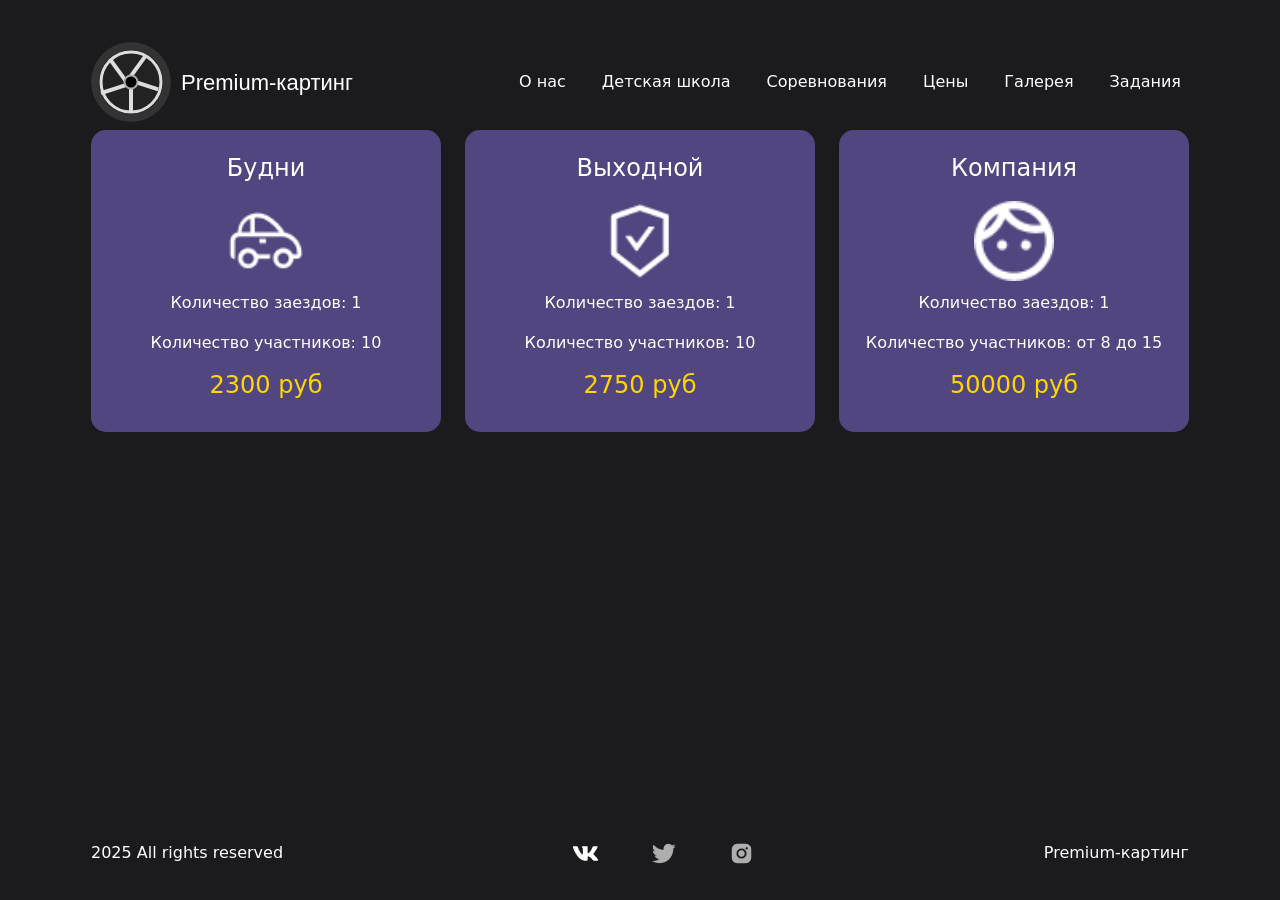
<file: price.html>
<!DOCTYPE html>
<html lang="en">

<head>
  <meta charset="UTF-8">
  <meta http-equiv="X-UA-Compatible" content="IE=edge">
  <meta name="viewport" content="width=device-width, initial-scale=1.0">
  <link href="https://cdn.jsdelivr.net/npm/bootstrap@5.1.1/dist/css/bootstrap.min.css" rel="stylesheet"
    integrity="sha384-F3w7mX95PdgyTmZZMECAngseQB83DfGTowi0iMjiWaeVhAn4FJkqJByhZMI3AhiU" crossorigin="anonymous">
  <title>Цены</title>
  <link rel="stylesheet" type="text/css" href="./style/style.css">
  <link rel="stylesheet" type="text/css" href="./style/logo.css">
  <link rel="stylesheet" type="text/css" href="./style/price.css">
</head>

<body>
  <header>
    <nav class="navbar navbar-expand-lg navbar-dark">
      <a class="nav-link logo-link" href="index.html">
        <div class="logo">
          <div class="tire"></div>
          <div class="rim"></div>
          <div class="spokes">
            <div class="spoke-1"></div>
            <div class="spoke-2"></div>
            <div class="spoke-3"></div>
            <div class="spoke-4"></div>
            <div class="spoke-5"></div>
          </div>
          <div class="hub"></div>
        </div>
        Premium-картинг
      </a>

      <button class="navbar-toggler" type="button" data-toggle="collapse" data-target="#navbarSupportedContent"
        aria-controls="navbarSupportedContent" aria-expanded="false" aria-label="Toggle navigation">
        <span class="navbar-toggler-icon"></span>
      </button>

      <div class="collapse navbar-collapse" id="navbarSupportedContent">
        <ul class="navbar-nav mr-auto">
          <li class="nav-item">
            <a class="nav-link" href="aboutUs.html">О нас</span></a>
          </li>
          <li class="nav-item">
            <a class="nav-link" href="school.html">Детская школа</a>
          </li>
          <li class="nav-item active">
            <a class="nav-link" href="competitions.html">Соревнования</span></a>
          </li>
          <!-- <li class="nav-item">
            <a class="nav-link" href="track.html">Трассы</a>
          </li> -->
          <li class="nav-item active">
            <a class="nav-link" href="price.html">Цены</span></a>
          </li>
          <li class="nav-item">
            <a class="nav-link" href="gallery.html">Галерея</a>
          </li>
          <li class="nav-item">
            <a class="nav-link" href="./tasks/picture.html">Задания</a>
          </li>
        </ul>
      </div>
    </nav>
  </header>

  <main class="priceBlock">
    <div class="priceCard">
      <h4>Будни</h4>
      <img src="./assets/icons/car.png">
      <p>Количество заездов: 1</p>
      <p>Количество участников: 10</p>
      <h4 class="priceCard_cost">2300 руб</h4>
    </div>
    <div class="priceCard">
      <h4>Выходной</h4>
      <img src="./assets/icons/safety.png">
      <p>Количество заездов: 1</p>
      <p>Количество участников: 10</p>
      <h4 class="priceCard_cost">2750 руб</h4>
    </div>
    <div class="priceCard">
      <h4>Компания</h4>
      <img src="./assets/icons/man.png">
      <p>Количество заездов: 1</p>
      <p>Количество участников: от 8 до 15</p>
      <h4 class="priceCard_cost">50000 руб</h4>
    </div>
  </main>

  <footer class="footer">
    <div class="footer_text">2025 All rights reserved</div>
    <div class="footer_icons">
      <img src="./assets/icons/vk.png" alt="">
      <img src="./assets/icons/twitter.png" alt="">
      <img src="./assets/icons/instagram.png" alt="">
    </div>
    <div class="footer_text">Premium-картинг</div>
  </footer>
</body>

</html>
</file>
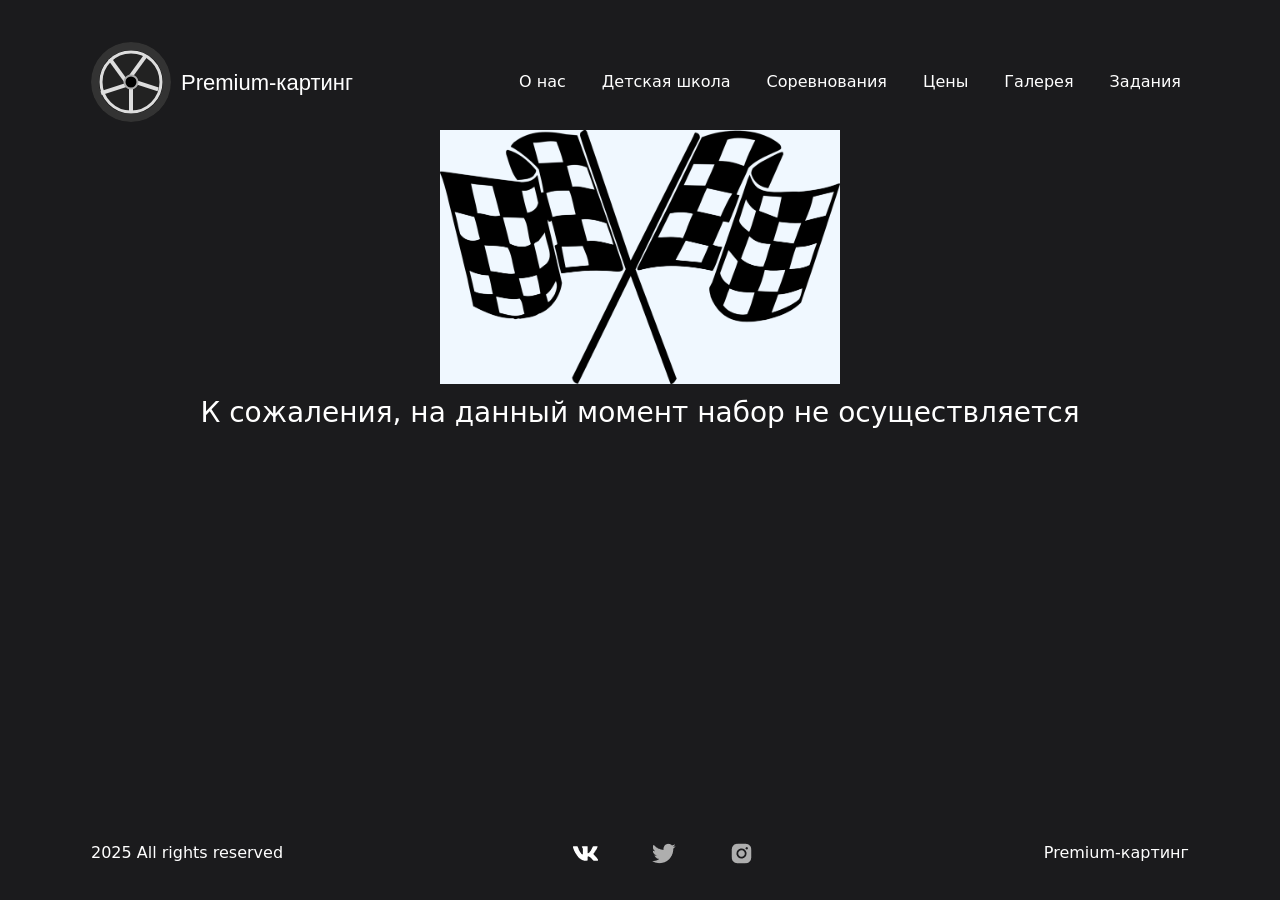
<file: school.html>
<!DOCTYPE html>
<html lang="en">

<head>
  <meta charset="UTF-8">
  <meta http-equiv="X-UA-Compatible" content="IE=edge">
  <meta name="viewport" content="width=device-width, initial-scale=1.0">
  <link href="https://cdn.jsdelivr.net/npm/bootstrap@5.1.1/dist/css/bootstrap.min.css" rel="stylesheet"
    integrity="sha384-F3w7mX95PdgyTmZZMECAngseQB83DfGTowi0iMjiWaeVhAn4FJkqJByhZMI3AhiU" crossorigin="anonymous">
  <title>Детская школа</title>
  <link rel="stylesheet" type="text/css" href="./style/style.css">
  <link rel="stylesheet" type="text/css" href="./style/logo.css">
</head>

<body>
  <header>
    <nav class="navbar navbar-expand-lg navbar-dark">
      <a class="nav-link logo-link" href="index.html">
        <div class="logo">
          <div class="tire"></div>
          <div class="rim"></div>
          <div class="spokes">
            <div class="spoke-1"></div>
            <div class="spoke-2"></div>
            <div class="spoke-3"></div>
            <div class="spoke-4"></div>
            <div class="spoke-5"></div>
          </div>
          <div class="hub"></div>
        </div>
        Premium-картинг
      </a>

      <button class="navbar-toggler" type="button" data-toggle="collapse" data-target="#navbarSupportedContent"
        aria-controls="navbarSupportedContent" aria-expanded="false" aria-label="Toggle navigation">
        <span class="navbar-toggler-icon"></span>
      </button>

      <div class="collapse navbar-collapse" id="navbarSupportedContent">
        <ul class="navbar-nav mr-auto">
          <li class="nav-item">
            <a class="nav-link" href="aboutUs.html">О нас</span></a>
          </li>
          <li class="nav-item">
            <a class="nav-link" href="school.html">Детская школа</a>
          </li>
          <li class="nav-item active">
            <a class="nav-link" href="competitions.html">Соревнования</span></a>
          </li>
          <!-- <li class="nav-item">
            <a class="nav-link" href="track.html">Трассы</a>
          </li> -->
          <li class="nav-item active">
            <a class="nav-link" href="price.html">Цены</span></a>
          </li>
          <li class="nav-item">
            <a class="nav-link" href="gallery.html">Галерея</a>
          </li>
          <li class="nav-item">
            <a class="nav-link" href="./tasks/picture.html">Задания</a>
          </li>
        </ul>
      </div>
    </nav>
  </header>

  <main>
    <div class="noInfo_block">
      <div class="noInfo__block_img">
        <img src="./assets/services/flag.png" align="right">
      </div>
      <h3 class="noInfo__block_text">К сожаления, на данный момент набор не осуществляется</h3>
    </div>
  </main>

  <footer class="footer">
    <div class="footer_text">2025 All rights reserved</div>
    <div class="footer_icons">
      <img src="./assets/icons/vk.png" alt="">
      <img src="./assets/icons/twitter.png" alt="">
      <img src="./assets/icons/instagram.png" alt="">
    </div>
    <div class="footer_text">Premium-картинг</div>
  </footer>
</body>

</html>
</file>
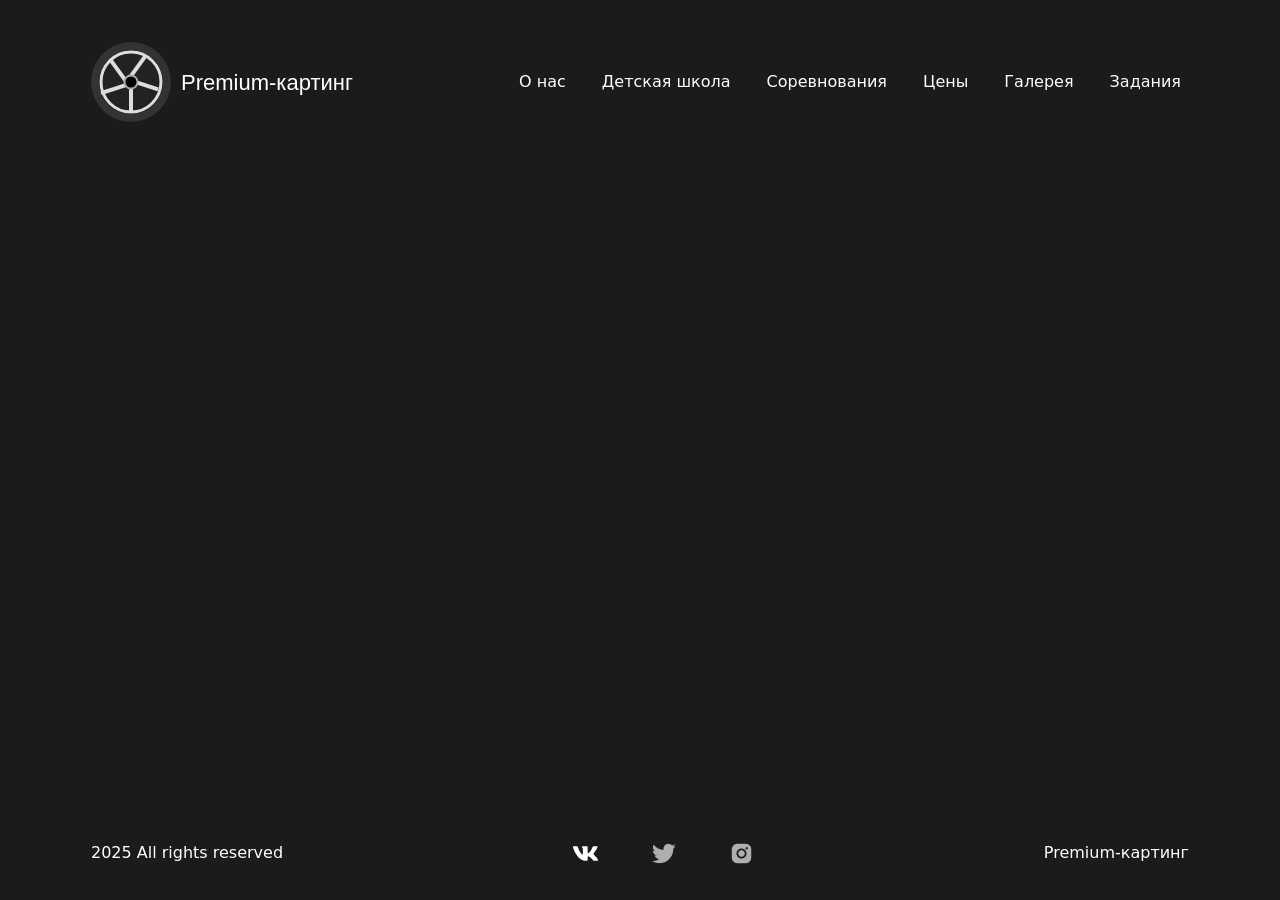
<file: track.html>
<!DOCTYPE html>
<html lang="en">

<head>
  <meta charset="UTF-8">
  <meta http-equiv="X-UA-Compatible" content="IE=edge">
  <meta name="viewport" content="width=device-width, initial-scale=1.0">
  <link href="https://cdn.jsdelivr.net/npm/bootstrap@5.1.1/dist/css/bootstrap.min.css" rel="stylesheet"
    integrity="sha384-F3w7mX95PdgyTmZZMECAngseQB83DfGTowi0iMjiWaeVhAn4FJkqJByhZMI3AhiU" crossorigin="anonymous">
  <title>Картинг</title>
  <link rel="stylesheet" type="text/css" href="./style/style.css">
  <link rel="stylesheet" type="text/css" href="./style/logo.css">
</head>

<body>
  <header>
    <nav class="navbar navbar-expand-lg navbar-dark">
      <a class="nav-link logo-link" href="index.html">
        <div class="logo">
          <div class="tire"></div>
          <div class="rim"></div>
          <div class="spokes">
            <div class="spoke-1"></div>
            <div class="spoke-2"></div>
            <div class="spoke-3"></div>
            <div class="spoke-4"></div>
            <div class="spoke-5"></div>
          </div>
          <div class="hub"></div>
        </div>
        Premium-картинг
      </a>

      <button class="navbar-toggler" type="button" data-toggle="collapse" data-target="#navbarSupportedContent"
        aria-controls="navbarSupportedContent" aria-expanded="false" aria-label="Toggle navigation">
        <span class="navbar-toggler-icon"></span>
      </button>

      <div class="collapse navbar-collapse" id="navbarSupportedContent">
        <ul class="navbar-nav mr-auto">
          <li class="nav-item">
            <a class="nav-link" href="aboutUs.html">О нас</span></a>
          </li>
          <li class="nav-item">
            <a class="nav-link" href="school.html">Детская школа</a>
          </li>
          <li class="nav-item active">
            <a class="nav-link" href="competitions.html">Соревнования</span></a>
          </li>
          <!-- <li class="nav-item">
            <a class="nav-link" href="track.html">Трассы</a>
          </li> -->
          <li class="nav-item active">
            <a class="nav-link" href="price.html">Цены</span></a>
          </li>
          <li class="nav-item">
            <a class="nav-link" href="gallery.html">Галерея</a>
          </li>
          <li class="nav-item">
            <a class="nav-link" href="./tasks/picture.html">Задания</a>
          </li>
        </ul>
      </div>
    </nav>
  </header>

  <main>

  </main>

  <footer class="footer">
    <div class="footer_text">2025 All rights reserved</div>
    <div class="footer_icons">
      <img src="./assets/icons/vk.png" alt="">
      <img src="./assets/icons/twitter.png" alt="">
      <img src="./assets/icons/instagram.png" alt="">
    </div>
    <div class="footer_text">Premium-картинг</div>
  </footer>
</body>

</html>
</file>
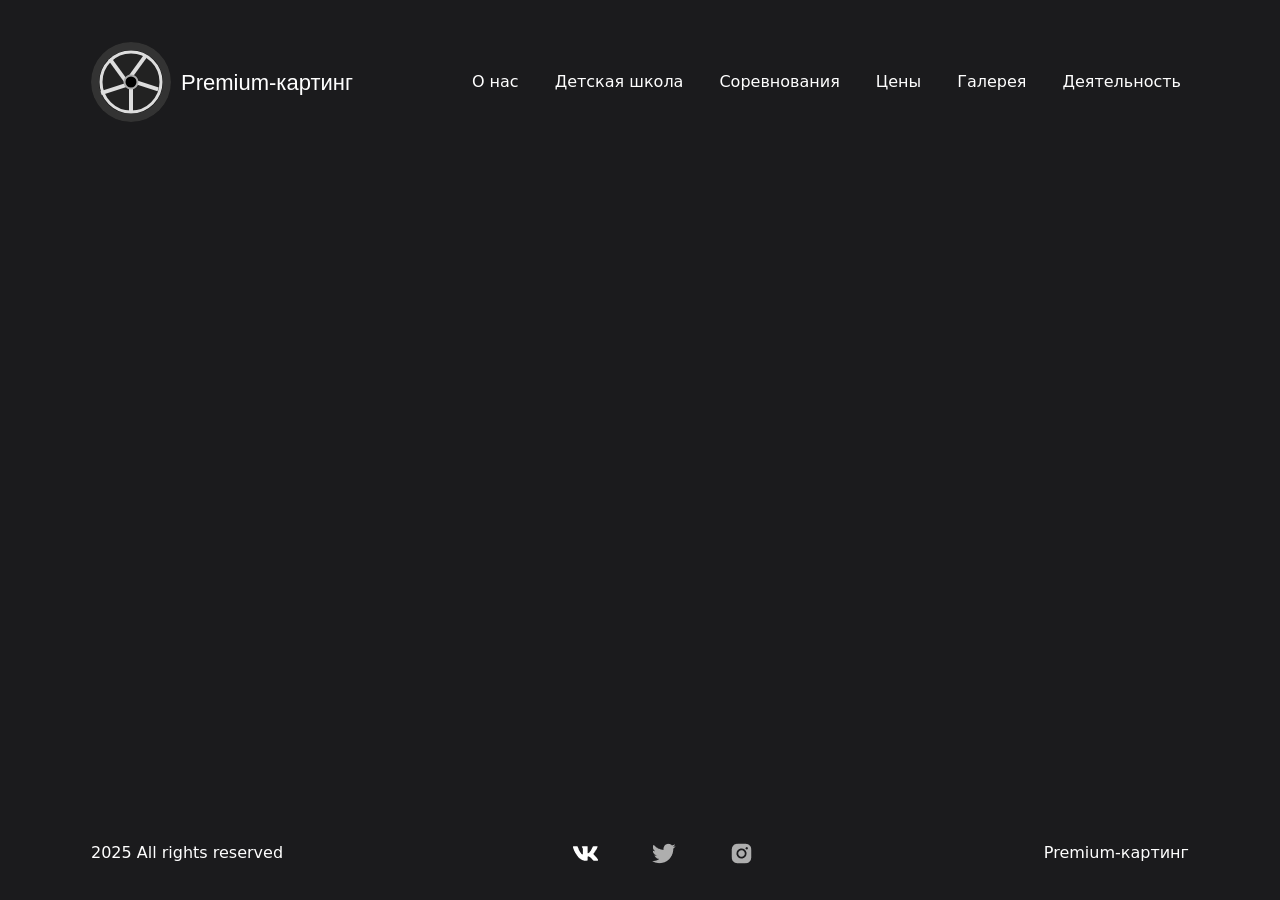
<file: works.html>
<!DOCTYPE html>
<html lang="en">

<head>
  <meta charset="UTF-8">
  <meta http-equiv="X-UA-Compatible" content="IE=edge">
  <meta name="viewport" content="width=device-width, initial-scale=1.0">
  <link href="https://cdn.jsdelivr.net/npm/bootstrap@5.1.1/dist/css/bootstrap.min.css" rel="stylesheet"
    integrity="sha384-F3w7mX95PdgyTmZZMECAngseQB83DfGTowi0iMjiWaeVhAn4FJkqJByhZMI3AhiU" crossorigin="anonymous">
  <title>Деятельность</title>
  <link rel="stylesheet" type="text/css" href="./style/style.css">
  <link rel="stylesheet" type="text/css" href="./style/logo.css">
</head>

<body>
  <header>
    <nav class="navbar navbar-expand-lg navbar-dark">
      <a class="nav-link logo-link" href="index.html">
        <div class="logo">
          <div class="tire"></div>
          <div class="rim"></div>
          <div class="spokes">
            <div class="spoke-1"></div>
            <div class="spoke-2"></div>
            <div class="spoke-3"></div>
            <div class="spoke-4"></div>
            <div class="spoke-5"></div>
          </div>
          <div class="hub"></div>
        </div>
        Premium-картинг
      </a>

      <button class="navbar-toggler" type="button" data-toggle="collapse" data-target="#navbarSupportedContent"
        aria-controls="navbarSupportedContent" aria-expanded="false" aria-label="Toggle navigation">
        <span class="navbar-toggler-icon"></span>
      </button>

      <div class="collapse navbar-collapse" id="navbarSupportedContent">
        <ul class="navbar-nav mr-auto">
          <li class="nav-item">
            <a class="nav-link" href="aboutUs.html">О нас</span></a>
          </li>
          <li class="nav-item">
            <a class="nav-link" href="school.html">Детская школа</a>
          </li>
          <li class="nav-item active">
            <a class="nav-link" href="competitions.html">Соревнования</span></a>
          </li>
          <!-- <li class="nav-item">
            <a class="nav-link" href="track.html">Трассы</a>
          </li> -->
          <li class="nav-item active">
            <a class="nav-link" href="price.html">Цены</span></a>
          </li>
          <li class="nav-item">
            <a class="nav-link" href="gallery.html">Галерея</a>
          </li>
          <li class="nav-item">
            <a class="nav-link" href="works.html">Деятельность</a>
          </li>
        </ul>
      </div>
    </nav>
  </header>

  <main>
    
  </main>

  <footer class="footer">
    <div class="footer_text">2025 All rights reserved</div>
    <div class="footer_icons">
      <img src="./assets/icons/vk.png" alt="">
      <img src="./assets/icons/twitter.png" alt="">
      <img src="./assets/icons/instagram.png" alt="">
    </div>
    <div class="footer_text">Premium-картинг</div>
  </footer>
</body>

</html>
</file>
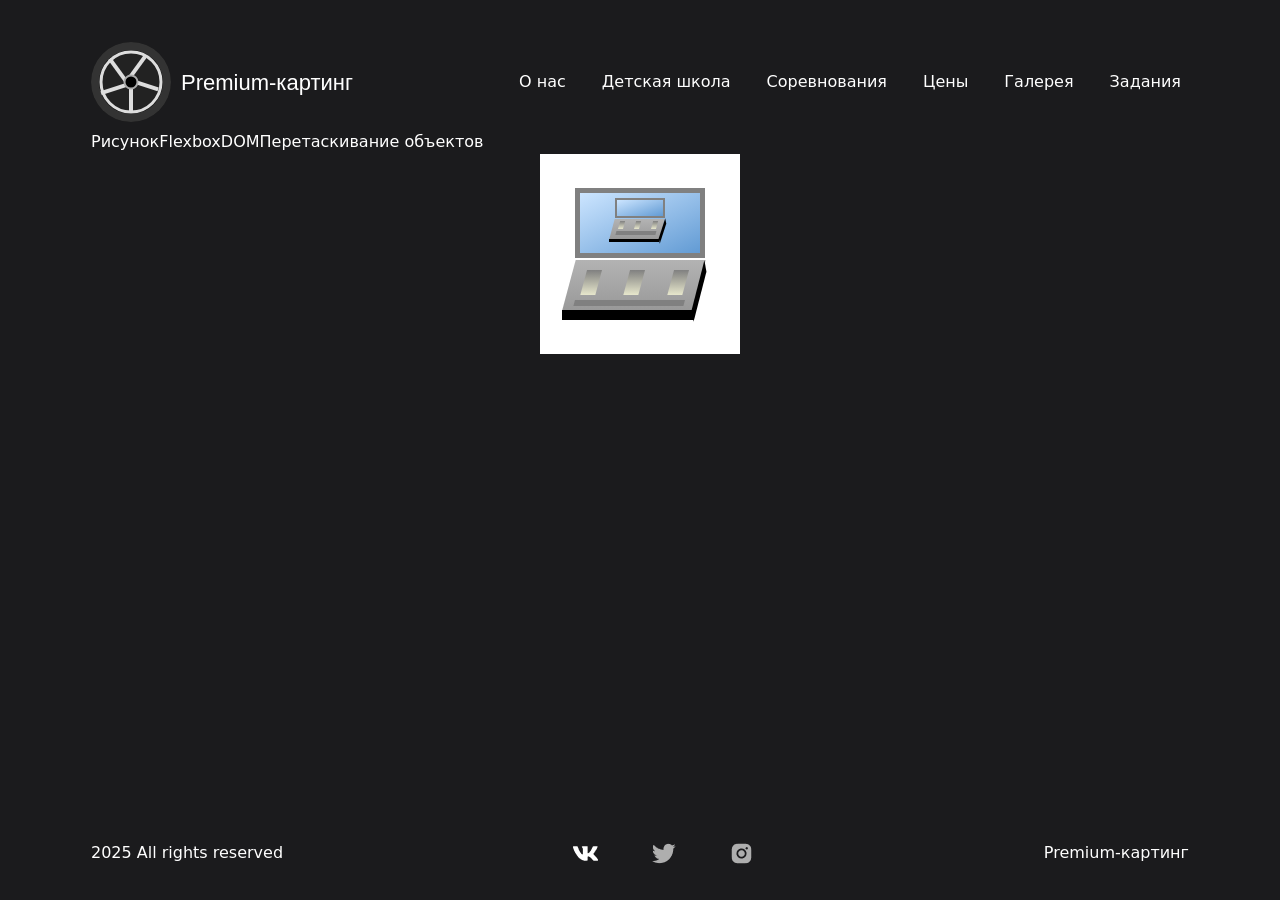
<file: tasks/coursework.html>
<!DOCTYPE html>
<html lang="en">

<head>
  <meta charset="UTF-8">
  <meta http-equiv="X-UA-Compatible" content="IE=edge">
  <meta name="viewport" content="width=device-width, initial-scale=1.0">
  <link href="https://cdn.jsdelivr.net/npm/bootstrap@5.1.1/dist/css/bootstrap.min.css" rel="stylesheet"
    integrity="sha384-F3w7mX95PdgyTmZZMECAngseQB83DfGTowi0iMjiWaeVhAn4FJkqJByhZMI3AhiU" crossorigin="anonymous">
  <title>Деятельность</title>
  <link rel="stylesheet" type="text/css" href="../style/style.css">
  <link rel="stylesheet" type="text/css" href="../style/logo.css">
  <link rel="stylesheet" type="text/css" href="../style/pic.css">
</head>

<body>
  <header>
    <nav class="navbar navbar-expand-lg navbar-dark">
      <a class="nav-link logo-link" href="../index.html">
        <div class="logo">
          <div class="tire"></div>
          <div class="rim"></div>
          <div class="spokes">
            <div class="spoke-1"></div>
            <div class="spoke-2"></div>
            <div class="spoke-3"></div>
            <div class="spoke-4"></div>
            <div class="spoke-5"></div>
          </div>
          <div class="hub"></div>
        </div>
        Premium-картинг
      </a>

      <button class="navbar-toggler" type="button" data-toggle="collapse" data-target="#navbarSupportedContent"
        aria-controls="navbarSupportedContent" aria-expanded="false" aria-label="Toggle navigation">
        <span class="navbar-toggler-icon"></span>
      </button>

      <div class="collapse navbar-collapse" id="navbarSupportedContent">
        <ul class="navbar-nav mr-auto">
          <li class="nav-item">
            <a class="nav-link" href="../aboutUs.html">О нас</span></a>
          </li>
          <li class="nav-item">
            <a class="nav-link" href="../school.html">Детская школа</a>
          </li>
          <li class="nav-item active">
            <a class="nav-link" href="../competitions.html">Соревнования</span></a>
          </li>
          <li class="nav-item active">
            <a class="nav-link" href="../price.html">Цены</span></a>
          </li>
          <li class="nav-item">
            <a class="nav-link" href="../gallery.html">Галерея</a>
          </li>
          <li class="nav-item">
            <a class="nav-link" href="../works.html">Задания</a>
          </li>
        </ul>
      </div>
    </nav>
  </header>

  <main>
    <div class="tasks-nav">
      <a class="nav-link" href="./picture.html">Рисунок</a>
      <a class="nav-link" href="./flex.html">Flexbox</a>
      <a class="nav-link" href="./dom.html">DOM</a>
      <a class="nav-link" href="./dragAndDrop.html">Перетаскивание объектов</a>
    </div>
    <div class="picture">
      <div class="screen">
        <div class="screen_picture">
          <div class="screen"></div>
          <div class="laptop">
            <div class="corpus">
              <div class="corpus_buttons">
                <div class="corpus_buttons__item"></div>
                <div class="corpus_buttons__item"></div>
                <div class="corpus_buttons__item"></div>
              </div>
              <div class="corpus_keyboard"></div>
            </div>
            <div class="edge_bottom"></div>
            <div class="edge_right"></div>
          </div>
        </div>
      </div>
      <div class="laptop">
        <div class="corpus">
          <div class="corpus_buttons">
            <div class="corpus_buttons__item"></div>
            <div class="corpus_buttons__item"></div>
            <div class="corpus_buttons__item"></div>
          </div>
          <div class="corpus_keyboard"></div>
        </div>
        <div class="edge_bottom"></div>
        <div class="edge_right"></div>
      </div>
    </div>
  </main>

  <footer class="footer">
    <div class="footer_text">2025 All rights reserved</div>
    <div class="footer_icons">
      <img src="../assets/icons/vk.png" alt="">
      <img src="../assets/icons/twitter.png" alt="">
      <img src="../assets/icons/instagram.png" alt="">
    </div>
    <div class="footer_text">Premium-картинг</div>
  </footer>
</body>

</html>
</file>
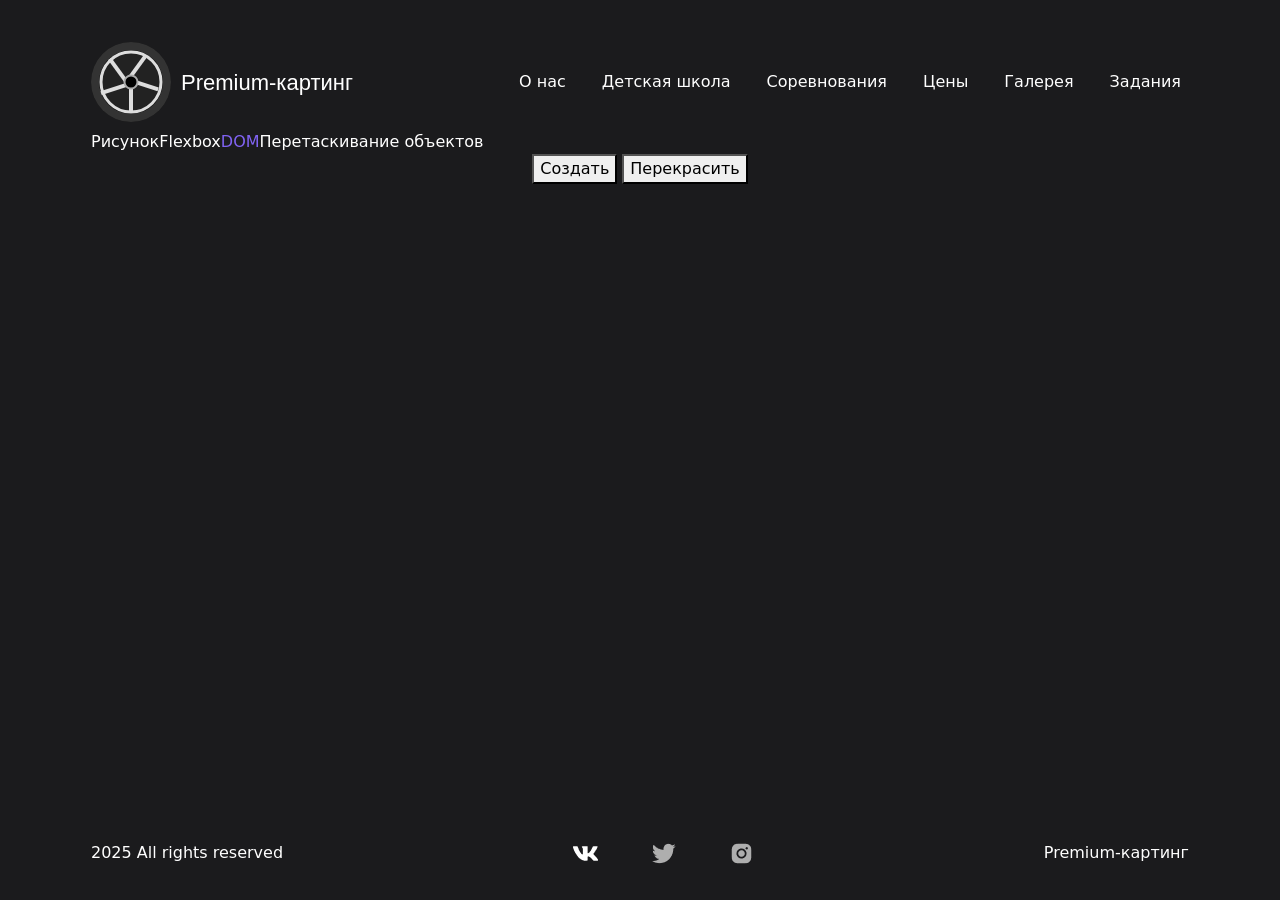
<file: tasks/dom.html>
<!DOCTYPE html>
<html lang="en">

<head>
  <meta charset="UTF-8">
  <meta http-equiv="X-UA-Compatible" content="IE=edge">
  <meta name="viewport" content="width=device-width, initial-scale=1.0">
  <link href="https://cdn.jsdelivr.net/npm/bootstrap@5.1.1/dist/css/bootstrap.min.css" rel="stylesheet"
    integrity="sha384-F3w7mX95PdgyTmZZMECAngseQB83DfGTowi0iMjiWaeVhAn4FJkqJByhZMI3AhiU" crossorigin="anonymous">
  <title>Деятельность</title>
  <link rel="stylesheet" type="text/css" href="../style/style.css">
  <link rel="stylesheet" type="text/css" href="../style/logo.css">
  <link rel="stylesheet" type="text/css" href="../style/dom.css">
</head>

<body>
  <header>
    <nav class="navbar navbar-expand-lg navbar-dark">
      <a class="nav-link logo-link" href="../index.html">
        <div class="logo">
          <div class="tire"></div>
          <div class="rim"></div>
          <div class="spokes">
            <div class="spoke-1"></div>
            <div class="spoke-2"></div>
            <div class="spoke-3"></div>
            <div class="spoke-4"></div>
            <div class="spoke-5"></div>
          </div>
          <div class="hub"></div>
        </div>
        Premium-картинг
      </a>

      <button class="navbar-toggler" type="button" data-toggle="collapse" data-target="#navbarSupportedContent"
        aria-controls="navbarSupportedContent" aria-expanded="false" aria-label="Toggle navigation">
        <span class="navbar-toggler-icon"></span>
      </button>

      <div class="collapse navbar-collapse" id="navbarSupportedContent">
        <ul class="navbar-nav mr-auto">
          <li class="nav-item">
            <a class="nav-link" href="../aboutUs.html">О нас</span></a>
          </li>
          <li class="nav-item">
            <a class="nav-link" href="../school.html">Детская школа</a>
          </li>
          <li class="nav-item active">
            <a class="nav-link" href="../competitions.html">Соревнования</span></a>
          </li>
          <li class="nav-item active">
            <a class="nav-link" href="../price.html">Цены</span></a>
          </li>
          <li class="nav-item">
            <a class="nav-link" href="../gallery.html">Галерея</a>
          </li>
          <li class="nav-item">
            <a class="nav-link" href="../works.html">Задания</a>
          </li>
        </ul>
      </div>
    </nav>
  </header>

  <main>
    <div class="tasks-nav">
      <a class="nav-link" href="./picture.html">Рисунок</a>
      <a class="nav-link" href="./flex.html">Flexbox</a>
      <a class="nav-link active" href="./dom.html">DOM</a>
      <a class="nav-link" href="./dragAndDrop.html">Перетаскивание объектов</a>
    </div>
    <div class="domContainer">
      <div class="buttons">
        <button onclick={updateOlTag()}>Создать</button>
        <button onclick={editColor()}>Перекрасить</button>
      </div>
      <aside>
        <ol id="list">          
        </ol>
      </aside>
    </div>
  </main>

  <footer class="footer">
    <div class="footer_text">2025 All rights reserved</div>
    <div class="footer_icons">
      <img src="../assets/icons/vk.png" alt="">
      <img src="../assets/icons/twitter.png" alt="">
      <img src="../assets/icons/instagram.png" alt="">
    </div>
    <div class="footer_text">Premium-картинг</div>
  </footer>
</body>
<script src="../js/dom.js"></script>

</html>
</file>
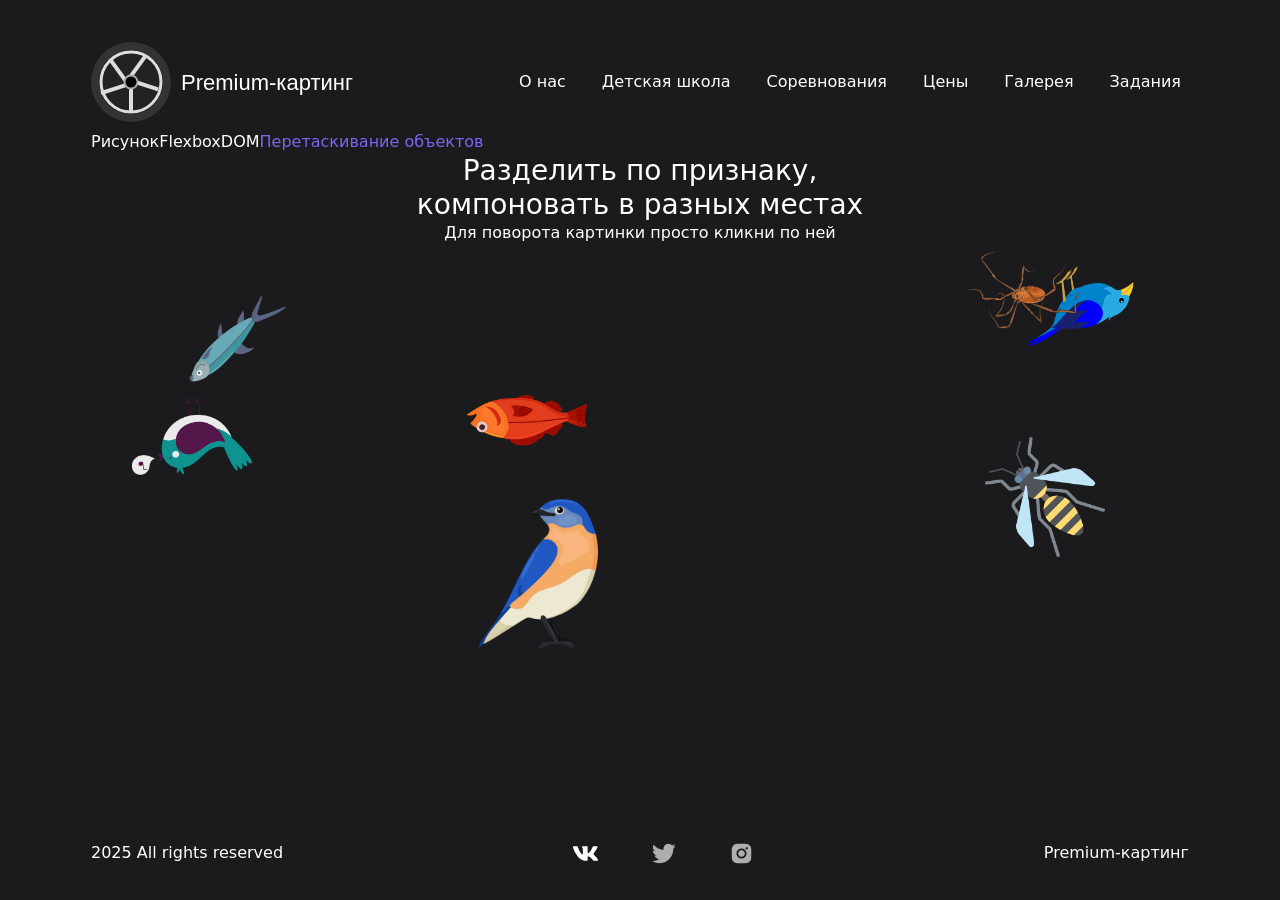
<file: tasks/dragAndDrop.html>
<!DOCTYPE html>
<html lang="en">

<head>
  <meta charset="UTF-8">
  <meta http-equiv="X-UA-Compatible" content="IE=edge">
  <meta name="viewport" content="width=device-width, initial-scale=1.0">
  <link href="https://cdn.jsdelivr.net/npm/bootstrap@5.1.1/dist/css/bootstrap.min.css" rel="stylesheet"
    integrity="sha384-F3w7mX95PdgyTmZZMECAngseQB83DfGTowi0iMjiWaeVhAn4FJkqJByhZMI3AhiU" crossorigin="anonymous">
  <title>Деятельность</title>
  <link rel="stylesheet" type="text/css" href="../style/style.css">
  <link rel="stylesheet" type="text/css" href="../style/logo.css">
  <link rel="stylesheet" type="text/css" href="../style/dragAndDrop.css">
</head>

<body>
  <header>
    <nav class="navbar navbar-expand-lg navbar-dark">
      <a class="nav-link logo-link" href="../index.html">
        <div class="logo">
          <div class="tire"></div>
          <div class="rim"></div>
          <div class="spokes">
            <div class="spoke-1"></div>
            <div class="spoke-2"></div>
            <div class="spoke-3"></div>
            <div class="spoke-4"></div>
            <div class="spoke-5"></div>
          </div>
          <div class="hub"></div>
        </div>
        Premium-картинг
      </a>

      <button class="navbar-toggler" type="button" data-toggle="collapse" data-target="#navbarSupportedContent"
        aria-controls="navbarSupportedContent" aria-expanded="false" aria-label="Toggle navigation">
        <span class="navbar-toggler-icon"></span>
      </button>

      <div class="collapse navbar-collapse" id="navbarSupportedContent">
        <ul class="navbar-nav mr-auto">
          <li class="nav-item">
            <a class="nav-link" href="../aboutUs.html">О нас</span></a>
          </li>
          <li class="nav-item">
            <a class="nav-link" href="../school.html">Детская школа</a>
          </li>
          <li class="nav-item active">
            <a class="nav-link" href="../competitions.html">Соревнования</span></a>
          </li>
          <li class="nav-item active">
            <a class="nav-link" href="../price.html">Цены</span></a>
          </li>
          <li class="nav-item">
            <a class="nav-link" href="../gallery.html">Галерея</a>
          </li>
          <li class="nav-item">
            <a class="nav-link" href="../works.html">Задания</a>
          </li>
        </ul>
      </div>
    </nav>
  </header>

  <main>
    <div class="tasks-nav">
      <a class="nav-link" href="./picture.html">Рисунок</a>
      <a class="nav-link" href="./flex.html">Flexbox</a>
      <a class="nav-link" href="./dom.html">DOM</a>
      <a class="nav-link active" href="./dragAndDrop.html">Перетаскивание объектов</a>
    </div>
    <div class="dragAndDropBlock">
      <h3>Разделить по признаку, <br /> компоновать в разных местах</h3>
      <p>Для поворота картинки просто кликни по ней</p>
    </div>
  </main>

  <footer class="footer">
    <div class="footer_text">2025 All rights reserved</div>
    <div class="footer_icons">
      <img src="../assets/icons/vk.png" alt="">
      <img src="../assets/icons/twitter.png" alt="">
      <img src="../assets/icons/instagram.png" alt="">
    </div>
    <div class="footer_text">Premium-картинг</div>
  </footer>
</body>
<script src="../js/dragAndDrop.js"></script>

</html>
</file>
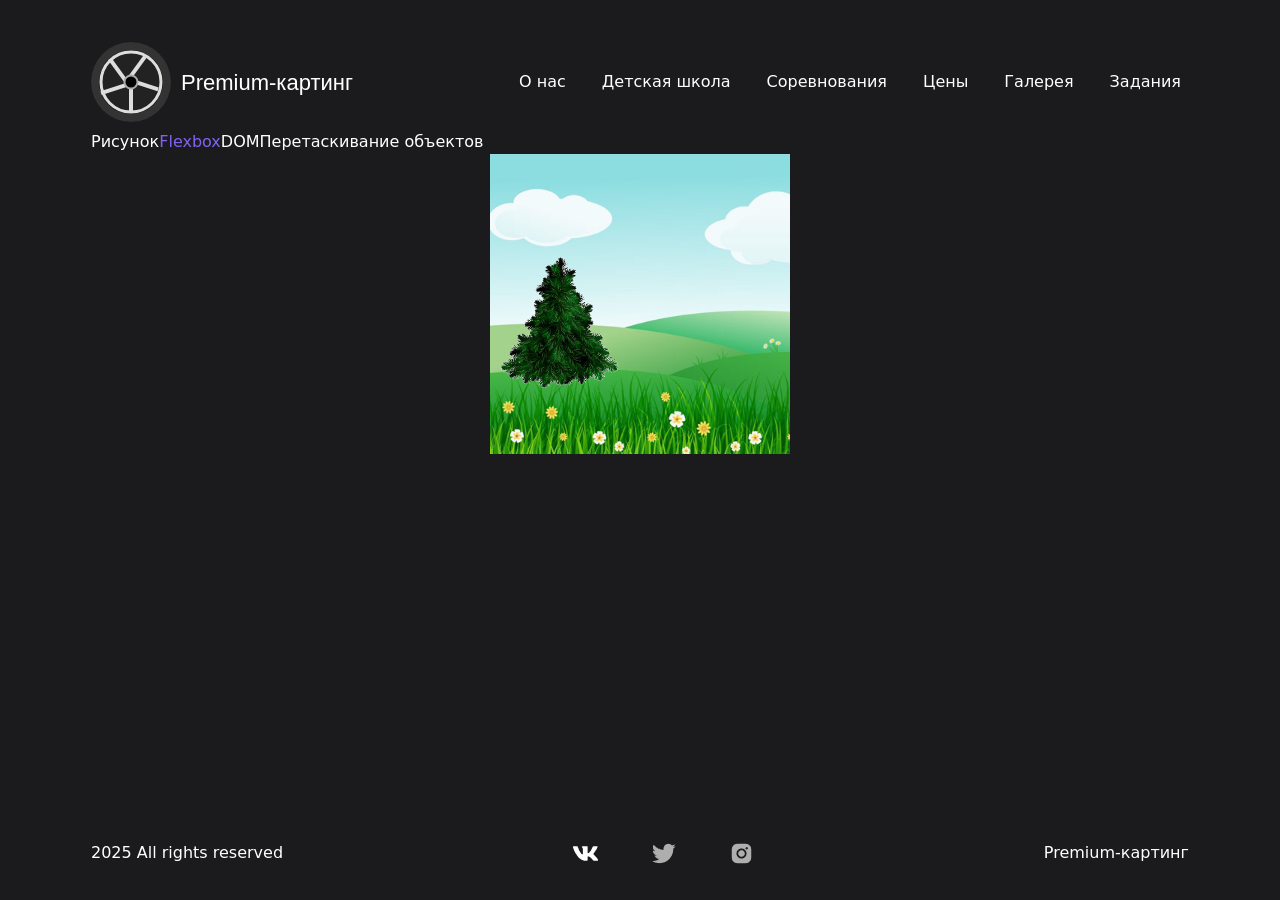
<file: tasks/flex.html>
<!DOCTYPE html>
<html lang="en">

<head>
  <meta charset="UTF-8">
  <meta http-equiv="X-UA-Compatible" content="IE=edge">
  <meta name="viewport" content="width=device-width, initial-scale=1.0">
  <link href="https://cdn.jsdelivr.net/npm/bootstrap@5.1.1/dist/css/bootstrap.min.css" rel="stylesheet"
    integrity="sha384-F3w7mX95PdgyTmZZMECAngseQB83DfGTowi0iMjiWaeVhAn4FJkqJByhZMI3AhiU" crossorigin="anonymous">
  <title>Деятельность</title>
  <link rel="stylesheet" type="text/css" href="../style/style.css">
  <link rel="stylesheet" type="text/css" href="../style/logo.css">
  <link rel="stylesheet" type="text/css" href="../style/flex.css">
</head>

<body>
  <header>
    <nav class="navbar navbar-expand-lg navbar-dark">
      <a class="nav-link logo-link" href="../index.html">
        <div class="logo">
          <div class="tire"></div>
          <div class="rim"></div>
          <div class="spokes">
            <div class="spoke-1"></div>
            <div class="spoke-2"></div>
            <div class="spoke-3"></div>
            <div class="spoke-4"></div>
            <div class="spoke-5"></div>
          </div>
          <div class="hub"></div>
        </div>
        Premium-картинг
      </a>

      <button class="navbar-toggler" type="button" data-toggle="collapse" data-target="#navbarSupportedContent"
        aria-controls="navbarSupportedContent" aria-expanded="false" aria-label="Toggle navigation">
        <span class="navbar-toggler-icon"></span>
      </button>

      <div class="collapse navbar-collapse" id="navbarSupportedContent">
        <ul class="navbar-nav mr-auto">
          <li class="nav-item">
            <a class="nav-link" href="../aboutUs.html">О нас</span></a>
          </li>
          <li class="nav-item">
            <a class="nav-link" href="../school.html">Детская школа</a>
          </li>
          <li class="nav-item active">
            <a class="nav-link" href="../competitions.html">Соревнования</span></a>
          </li>
          <li class="nav-item active">
            <a class="nav-link" href="../price.html">Цены</span></a>
          </li>
          <li class="nav-item">
            <a class="nav-link" href="../gallery.html">Галерея</a>
          </li>
          <li class="nav-item">
            <a class="nav-link" href="../works.html">Задания</a>
          </li>
        </ul>
      </div>
    </nav>
  </header>

  <main>
    <div class="tasks-nav">
      <a class="nav-link" href="./picture.html">Рисунок</a>
      <a class="nav-link active" href="./flex.html">Flexbox</a>
      <a class="nav-link" href="./dom.html">DOM</a>
      <a class="nav-link" href="./dragAndDrop.html">Перетаскивание объектов</a>
    </div>
    <div class="flexContainer">
      <img src="../assets/flexTask/relax2.jpg" alt="relax2" class="flexContainer_background">
      <img src="../assets/flexTask/relax1.png" alt="relax1" class="flexContainer_tree">
      <p class="flexContainer_title">Санаторий <br />"Родные просторы"</p>
      <img src="../assets/flexTask/relax3.png" alt="relax3" class="flexContainer_fox1">
      <img src="../assets/flexTask/relax4.png" alt="relax4" class="flexContainer_fox2">
      <img src="../assets/flexTask/relax5.png" alt="relax5" class="flexContainer_sun">
      <p class="flexContainer_desc">Лучший отдых!</p>
    </div>
  </main>

  <footer class="footer">
    <div class="footer_text">2025 All rights reserved</div>
    <div class="footer_icons">
      <img src="../assets/icons/vk.png" alt="">
      <img src="../assets/icons/twitter.png" alt="">
      <img src="../assets/icons/instagram.png" alt="">
    </div>
    <div class="footer_text">Premium-картинг</div>
  </footer>
</body>

</html>
</file>
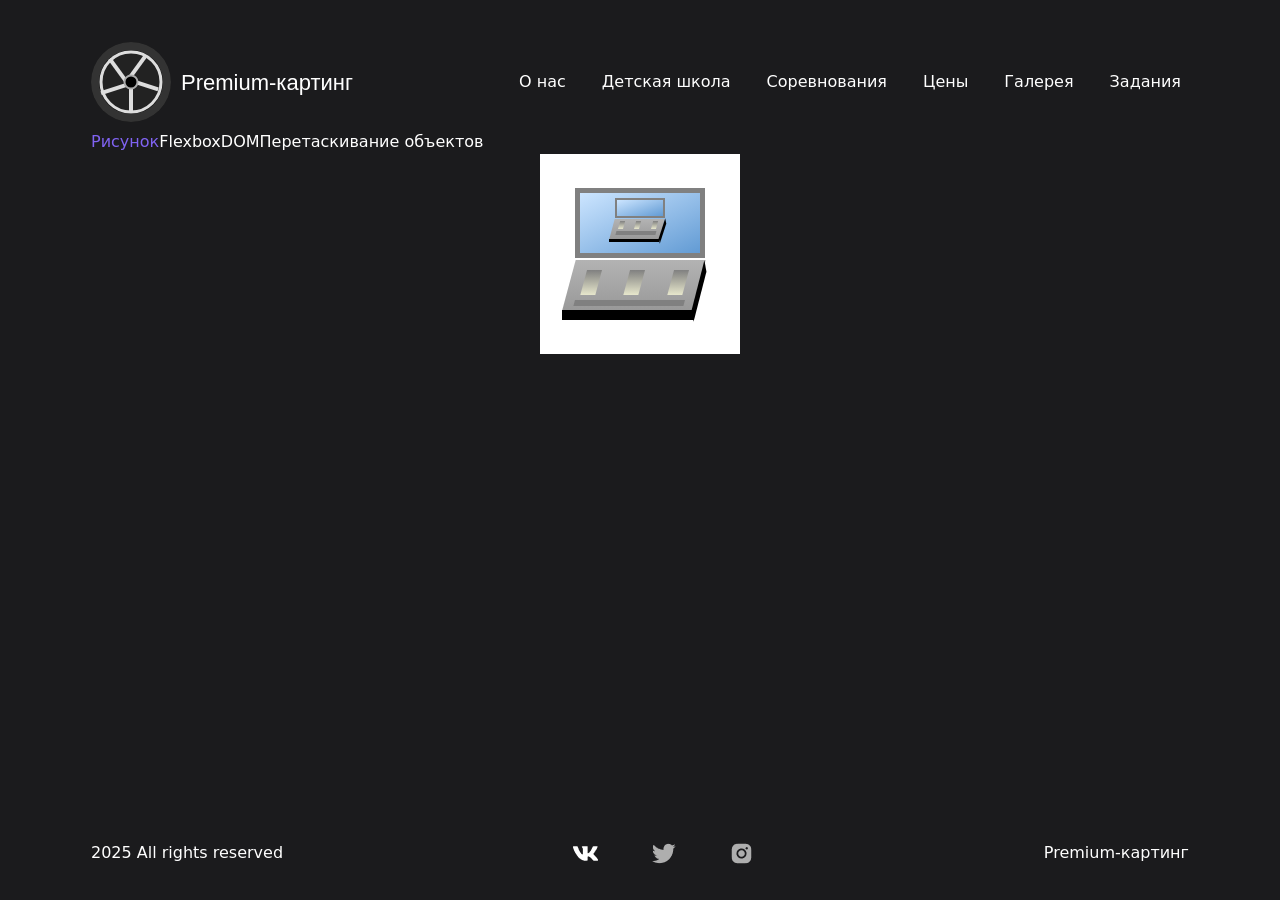
<file: tasks/picture.html>
<!DOCTYPE html>
<html lang="en">

<head>
  <meta charset="UTF-8">
  <meta http-equiv="X-UA-Compatible" content="IE=edge">
  <meta name="viewport" content="width=device-width, initial-scale=1.0">
  <link href="https://cdn.jsdelivr.net/npm/bootstrap@5.1.1/dist/css/bootstrap.min.css" rel="stylesheet"
    integrity="sha384-F3w7mX95PdgyTmZZMECAngseQB83DfGTowi0iMjiWaeVhAn4FJkqJByhZMI3AhiU" crossorigin="anonymous">
  <title>Деятельность</title>
  <link rel="stylesheet" type="text/css" href="../style/style.css">
  <link rel="stylesheet" type="text/css" href="../style/logo.css">
  <link rel="stylesheet" type="text/css" href="../style/pic.css">
</head>

<body>
  <header>
    <nav class="navbar navbar-expand-lg navbar-dark">
      <a class="nav-link logo-link" href="../index.html">
       <div class="logo">
          <div class="tire"></div>
          <div class="rim"></div>
          <div class="spokes">
            <div class="spoke-1"></div>
            <div class="spoke-2"></div>
            <div class="spoke-3"></div>
            <div class="spoke-4"></div>
            <div class="spoke-5"></div>
          </div>
          <div class="hub"></div>
        </div>
        Premium-картинг
      </a>

      <button class="navbar-toggler" type="button" data-toggle="collapse" data-target="#navbarSupportedContent"
        aria-controls="navbarSupportedContent" aria-expanded="false" aria-label="Toggle navigation">
        <span class="navbar-toggler-icon"></span>
      </button>

      <div class="collapse navbar-collapse" id="navbarSupportedContent">
        <ul class="navbar-nav mr-auto">
          <li class="nav-item">
            <a class="nav-link" href="../aboutUs.html">О нас</span></a>
          </li>
          <li class="nav-item">
            <a class="nav-link" href="../school.html">Детская школа</a>
          </li>
          <li class="nav-item active">
            <a class="nav-link" href="../competitions.html">Соревнования</span></a>
          </li>
          <li class="nav-item active">
            <a class="nav-link" href="../price.html">Цены</span></a>
          </li>
          <li class="nav-item">
            <a class="nav-link" href="../gallery.html">Галерея</a>
          </li>
          <li class="nav-item">
            <a class="nav-link" href="../works.html">Задания</a>
          </li>
        </ul>
      </div>
    </nav>
  </header>

  <main>
    <div class="tasks-nav">
      <a class="nav-link active" href="./picture.html">Рисунок</a>
      <a class="nav-link" href="./flex.html">Flexbox</a>
      <a class="nav-link" href="./dom.html">DOM</a>
      <a class="nav-link" href="./dragAndDrop.html">Перетаскивание объектов</a>
    </div>
    <div class="picture">
      <div class="screen">
        <div class="screen_picture">
          <div class="screen"></div>
          <div class="laptop">
            <div class="corpus">
              <div class="corpus_buttons">
                <div class="corpus_buttons__item"></div>
                <div class="corpus_buttons__item"></div>
                <div class="corpus_buttons__item"></div>
              </div>
              <div class="corpus_keyboard"></div>
            </div>
            <div class="edge_bottom"></div>
            <div class="edge_right"></div>
          </div>
        </div>
      </div>
      <div class="laptop">
        <div class="corpus">
          <div class="corpus_buttons">
            <div class="corpus_buttons__item"></div>
            <div class="corpus_buttons__item"></div>
            <div class="corpus_buttons__item"></div>
          </div>
          <div class="corpus_keyboard"></div>
        </div>
        <div class="edge_bottom"></div>
        <div class="edge_right"></div>
      </div>
    </div>
  </main>

  <footer class="footer">
    <div class="footer_text">2025 All rights reserved</div>
    <div class="footer_icons">
      <img src="../assets/icons/vk.png" alt="">
      <img src="../assets/icons/twitter.png" alt="">
      <img src="../assets/icons/instagram.png" alt="">
    </div>
    <div class="footer_text">Premium-картинг</div>
  </footer>
</body>

</html>
</file>
<file: style/style.css>
body {
    background: #1B1B1D;
    padding: 34px 91px;
    color: #FFFFFF;
    min-height: 100vh;
    display: flex;
    flex-direction: column;
}

a {
    color: #FFFFFF !important;
}

/*Header*/
.navbar-nav {
    margin-left: auto;
}

.logo-link {
    display: flex;
    flex-direction: row;
    align-items: center;
    gap: 10px;
    font-size: 22px;
    font-weight: 500;
    font-family: 'Arial', 'Verdana', sans-serif;
}

.nav-item {
    margin-left: 20px;
}

.nav-link.active {
    color: #8063F2  !important;
}

.nav-item:hover a {
    color: #8063F2 !important;
}

.navbar-dark .navbar-toggler {
    border-color: #1B1B1D;
}

.main_firstInfo {
    display: flex;
    align-items: center;
}

.main_firstInfo__carusel {
    width: 70%;
}

.main_firstInfo__text {
    width: 30%;
}

.bookButton {
    color: #FFFFFF;
    border: 2px solid #FFFFFF;
    box-sizing: border-box;
    border-radius: 10px;
}

.bookButton:hover {
    color: #FFFFFF;
    background: #8063F2 !important;
    border: 2px solid #8063F2;
}

.main_firstInfo__text__description {
    color: #AEAEAE;
    font-size: 20px;
}

.modal-content,
.close {
    background: #1B1B1D;
    border: 0;
}

.modal-header,
.modal-footer {
    border: 0;
}

.modal-footer {
    justify-content: center;
}

.modalButton {
    background: linear-gradient(180deg, #222222 0%, rgba(34, 34, 34, 0) 100%);
    border-radius: 10px;
    color: #FFFFFF;
    border: 2px solid #FFFFFF;
    width: 100%;
}

.modalInput,
.modalSelect {
    width: 100%;
    border: 2px solid #FFFFFF;
    box-sizing: border-box;
    border-radius: 10px;
    background: #1B1B1D;
    margin-bottom: 30px;
    padding: 10px;
    color: white;
}

.modalSelect {
    appearance: none;
    background: url(../assets/icons/arrow.png) no-repeat right;
    background-size: 10px;
    background-position-x: calc(100% - 15px);
}

.modalInput::-webkit-calendar-picker-indicator {
    filter: invert(1);
}

.main_services_menu {
    display: flex;
    margin-top: 50px;
    justify-content: space-between;
}

.main_services_menu__item {
    background: linear-gradient(180deg, #222222 0%, rgba(34, 34, 34, 0) 100%);
    border-radius: 10px;
    padding: 27px 35px;
    width: 100%;
    text-align: center;
    margin-right: 40px;
}

.main_services_menu__item__img {
    width: 30px;
}

.main_services_menu__item__title {
    font-weight: 600;
    font-size: 20px;
}

.main_services_menu__item__description {
    color: #AEAEAE;
    font-size: 16px;
}

.close img {
    width: 20px;
    height: 20px;
}

.BlockTitle {
    font-size: 52px;
    line-height: 88px;
    margin-top: 80px;
}

.services {
    display: flex;
    flex-wrap: wrap;
}

.services_item {
    width: 250px;
    margin-bottom: 40px;
}

.item2 {
    margin: 0 25px 0 50px;
}

.item3 {
    margin: 0 50px 0 25px;
}

.services_item__img {
    width: 230px;
    height: 172px;
    border-radius: 10px;
    background: linear-gradient(180deg, #222222 0%, rgba(34, 34, 34, 0) 100%);
}

.services_item__description {
    display: flex;
    justify-content: space-between;
    margin-top: 22px;
    align-items: center;
}

.services_item__description__title {
    font-weight: 600;
    font-size: 18px;
    line-height: 32px;
}

.services_item__description__cost {
    color: #3C3C3C;
    font-size: 15px;
    line-height: 24px;
}

.services_item__text {
    font-size: 14px;
    line-height: 24px;
    color: #AEAEAE;
}

.services_item__link {
    text-decoration: underline #8063F2 3px;
}

.promoVideo {
    display: flex;
    justify-content: space-between;
    flex-wrap: wrap;
}

.wrapper {
    background-color: #1B1B1D !important;
}

.promoTitle {
    text-align: end;
}

.main_contact {
    margin-bottom: 150px;
}

.contactContent {
    display: flex;
}

.contactContent_map {
    margin-left: 40px;
    border-radius: 10px;
}

.contactContent_text__title {
    font-weight: 600;
    font-size: 26px;
    margin-top: 20px;
}

.contactContent_text__description {
    color: #AEAEAE;
    font-weight: 600;
    font-size: 15px;
}


.main_reviews__content {
    display: flex;
}

.main_reviews__content__item {
    display: flex;
    margin-right: 30px;
}

.avatarImg {
    width: 50px;
    height: 50px;
    border-radius: 20px;
    margin-right: 30px;
}

.main_reviews__content__item__name {
    font-weight: 600;
    font-size: 20px;
}

.main_reviews__content__item__description {
    display: flex;
    color: #3C3C3C;
    justify-content: space-between;
}

.main_reviews__content__item__text {
    color: #AEAEAE;
}

.reviewsAll {
    text-align: end;
    margin-top: 10px;
    font-size: 20px;
}

.page_title {
    text-align: center;
}

.aboutUs_img {
    max-width: 600px;
    padding: 10px;
    width: 100%;
}

.aboutUs_img_car {
    max-width: 300px;
    padding: 10px;
    width: 100%;
}

.noInfo_block {
    display: flex;
    flex-direction: column;
    gap: 12px;
    align-items: center;
    justify-content: center;
}

.noInfo__block_img {
    background-color: aliceblue;
    width: 400px;
    height: fit-content;
}

.noInfo__block_img img {
    width: 100%;
    max-width: 600px;
}

.noInfo__block_text {
    text-align: center;
}

.competitionsBlock {
    display: grid;
    grid-template-columns: 1fr;
    gap: 24px;
}

.tasks-nav {
    display: flex;
    flex-wrap: wrap;
}

/*Footer*/
.footer {
    display: flex;
    justify-content: space-between;
    margin-top: auto;
    padding-top: 24px;
}

.footer_icons img {
    margin: 0 24px;
}


/*Media*/
@media (max-width: 575.98px) {
    body {
        background: #1B1B1D;
        padding: 10px 20px;
        color: #FFFFFF;
    }

    .logo {
        width: 75px;
        height: 50px;
    }

    .navbar-nav {
        font-weight: 600;
        font-size: 20px;
    }

    .navbar-collapse {
        margin-top: 30px;
    }

    .main_services_menu {
        flex-wrap: wrap;
    }

    .main_services_menu__item {
        margin-left: auto;
        margin-right: auto;
        width: 400px;
    }

    .BlockTitle {
        font-size: 28px;
    }

    .item2 {
        margin: 0;
    }

    .item3 {
        margin: 0;
    }

    .services_item {
        margin-bottom: 40px;
        margin-left: auto;
        margin-right: auto;
    }

    .footer {
        flex-direction: column;
        text-align: center;
    }

    .footer_icons img {
        margin: 0 24px;
    }

    .footer_text {
        order: 2;
    }

    .footer_icons {
        order: 1;
        margin-bottom: 24px;
    }

    .footer_text {
        order: 3;
        margin-top: 10px;
    }

    .promoVideo {
        margin-left: auto;
        margin-right: auto;
    }

    .promoTitle {
        text-align: center;
    }

    .embed-responsive.embed-responsive-16by9 {
        margin-left: auto;
        margin-right: auto;
        margin-bottom: 40px;
    }

    .contactContent {
        flex-direction: column;
    }

    .contactContent_map {
        margin-left: auto;
        margin-right: auto;
    }

    .main_firstInfo {
        display: flex;
        align-items: center;
        flex-direction: column;
    }

    .main_firstInfo__carusel {
        width: 100%;
        margin-top: 30px;
    }

    .main_firstInfo__text__description {
        margin-top: -20px;
    }

    .main_firstInfo__text {
        width: 100%;
    }

    .main_reviews__content {
        flex-wrap: wrap;
    }

    .main_reviews__content__item {
        width: 100%;
        margin-bottom: 20px;
    }

    .reviewsAll {
        text-align: center;
    }

    .noInfo__block_img {
        width: 80%;
    }
}

@media (min-width: 576px) and (max-width: 767.98px) {
    body {
        background: #1B1B1D;
        padding: 10px 20px;
        color: #FFFFFF;
    }

    .logo {
        width: 75px;
        height: 50px;
    }

    .navbar-nav {
        font-weight: 600;
        font-size: 20px;
    }

    .navbar-collapse {
        margin-top: 30px;
    }

    .BlockTitle {
        font-size: 28px;
    }

    .item2 {
        margin: 0;
    }

    .item3 {
        margin: 0;
    }

    .services_item {
        margin-bottom: 40px;
        margin-left: auto;
        margin-right: auto;
    }

    .embed-responsive.embed-responsive-16by9 {
        margin-left: auto;
        margin-right: auto;
        margin-bottom: 40px;
    }

    .promoTitle {
        text-align: center;
    }

    .contactContent {
        flex-direction: column;
    }

    .contactContent_map {
        margin-left: auto;
        margin-right: auto;
    }

    .main_firstInfo {
        display: flex;
        align-items: center;
        flex-direction: column;
    }

    .main_firstInfo__carusel {
        width: 100%;
        margin-top: 30px;
    }

    .main_firstInfo__text__description {
        margin-top: -20px;
    }

    .main_firstInfo__text {
        width: 100%;
    }

    .main_services_menu {
        flex-wrap: wrap;
    }

    .main_services_menu__item {
        margin-left: auto;
        margin-right: auto;
        width: 400px;
    }

    .main_reviews__content {
        flex-wrap: wrap;
    }

    .main_reviews__content__item {
        width: 100%;
        margin-bottom: 20px;
    }
}

@media (min-width: 768px) and (max-width: 991.98px) {
    body {
        background: #1B1B1D;
        padding: 10px 20px;
        color: #FFFFFF;
    }

    .logo {
        width: 75px;
        height: 50px;
    }

    .navbar-nav {
        font-weight: 600;
        font-size: 20px;
    }

    .navbar-collapse {
        margin-top: 30px;
    }

    .BlockTitle {
        font-size: 28px;
    }

    .item2 {
        margin: 0;
    }

    .item3 {
        margin: 0;
    }

    .services_item {
        margin-bottom: 40px;
        margin-left: auto;
        margin-right: auto;
    }

    .contactContent_text__title {
        margin-top: 10px;
    }

    .contactContent {
        flex-direction: column;
    }

    .contactContent_map {
        margin-left: auto;
        margin-right: auto;
    }

    .main_firstInfo__carusel {
        margin-top: 70px;
    }

    .main_services_menu {
        flex-wrap: wrap;
    }

    .main_services_menu__item {
        margin-left: auto;
        margin-right: auto;
        width: 400px;
    }
}

@media (min-width: 992px) and (max-width: 1199.98px) {
    body {
        background: #1B1B1D;
        padding: 10px 40px;
        color: #FFFFFF;
    }

    .logo {
        width: 113px;
        height: 75px;
    }

    .nav-item {
        margin-left: 10px;
    }

    .BlockTitle {
        font-size: 28px;
    }

    .services_item {
        margin-bottom: 40px;
        margin-left: auto;
        margin-right: auto;
    }

    .contactContent_text__title {
        margin-top: 10px;
    }
}

@media (min-width: 1200px) {}
</file>
<file: style/logo.css>
.logo {
    width: 80px;
    height: 80px;
    position: relative;
}

.tire {
    position: absolute;
    width: 100%;
    height: 100%;
    border-radius: 50%;
    background: #111;
    box-shadow: inset 0 0 0 8px #333;
}

.rim {
    position: absolute;
    width: 63px;
    height: 63px;
    top: 50%;
    left: 50%;
    transform: translate(-50%, -50%);
    border-radius: 50%;
    background: #222;
    border: 3px solid #ddd;
}

.spokes {
    position: absolute;
    width: 10px;
    height: 10px;
    top: 50%;
    left: 50%;
    transform: translate(-50%, -50%);
    border-radius: 50%;
}

.spoke-1,
.spoke-2,
.spoke-3,
.spoke-4 ,
.spoke-5  {
    content: '';
    position: absolute;
    top: 50%;
    left: 50%;
    background: #ddd;
    transform-origin: top left;
}

.spoke-1 {
    width: 4px;
    height: 30px;
    transform: translate(-50%, 0) rotate(72deg);
}

.spoke-2 {
    width: 4px;
    height: 30px;
    transform: translate(-50%, 0) rotate(144deg);
}

.spoke-3 {
    width: 4px;
    height: 30px;
    transform: translate(-50%, 0) rotate(216deg);
}

.spoke-4 {
    width: 4px;
    height: 30px;
    transform: translate(-50%, 0);
}

.spoke-5 {
    width: 4px;
    height: 30px;
    transform: translate(-50%, 0) rotate(288deg);
}

.hub {
    position: absolute;
    width: 15px;
    height: 15px;
    top: 50%;
    left: 50%;
    transform: translate(-50%, -50%);
    background: #000;
    border: 2px solid #aaa;
    border-radius: 50%;
    z-index: 10;
}
</file>
<file: style/competition.css>
.competition {
    display: flex;
    flex-direction: column;
    padding: 24px 12px;
    border: 2px grey dotted;
    border-radius: 15px;
    gap: 24px;
}

.competition_card {
    display: flex;
    gap: 24px;
}

.competition_card__img {
    width: 100%;
    max-width: 400px;
    height: fit-content;
}

.competition_card__desc_text {
    font-size: 14px;
}

.competition_card__desc_button {
    border: 0;
    background-color: transparent;
    color: #8063F2
}

.competition_table {
    display: none;
}

.competition_table td,
.competition_table th {
    padding: 12px;
}

@media (max-width: 991.98px) {
    .competition_card {
        flex-direction: column;
    }
}
</file>
<file: style/gallary.css>
.galleryBlock {
    display: flex;
    flex-wrap: wrap;
    gap: 48px;
    align-items: center;
    justify-content: center;
}

.galleryBlock img {
    width: 100%;
    max-width: 500px;
    border-radius: 15px;
}
</file>
<file: style/price.css>
.priceBlock {
    display: grid;
    grid-template-columns: 1fr 1fr 1fr;
    gap: 24px;
}

.priceCard {
    background: #51467f;
    border-radius: 15px;
    padding: 24px;
    display: flex;
    flex-direction: column;
    align-items: center;
}

.priceCard h4 {
    text-align: center;
}

.priceCard img {
    width: 80px;
    padding: 10px 0;
}

.priceCard_cost {
    color: gold;
}

@media (max-width: 991.98px) {
    .priceBlock {
        grid-template-columns: 1fr;
    }
}
</file>
<file: style/pic.css>
.picture {
  width: 200px;
  height: 200px;
  background-color: white;
  position: relative;
  display: flex;
  flex-direction: column;
  gap: 2px;
  align-items: center;
  justify-content: center;
  margin: auto;
}

.screen {
  width: 130px;
  height: 70px;
  border: 5px solid grey;
  background: linear-gradient(to bottom right, #cce5ff, #629bd4);
}

.laptop {
  position: relative;
  width: 130px;
  height: 60px;
}

.corpus {
  width: 130px;
  height: 50px;
  background: linear-gradient(to bottom, #b3b3b3, #999999);
  transform: skewX(-15deg);
  position: absolute;
  right: 6px;
}

.edge_bottom {
  width: 132px;
  height: 10px;
  background: black;
  position: absolute;
  bottom: 0px;
  right: 11px;
}

.edge_right {
  height: 50px;
  width: 2px;
  background: black;
  position: absolute;
  right: 5px;
  bottom: 4px;
  transform: skew(-0.04turn, 80deg);
}

.corpus_keyboard {
  width: 110px;
  height: 6px;
  background: grey;
  position: absolute;
  bottom: 4px;
  left: 10px;
}

.corpus_buttons {
  display: grid;
  grid-template-columns: 1fr 1fr 1fr;
  position: absolute;
  width: 100%;
  top: 10px;
}

.corpus_buttons__item {
  width: 15px;
  height: 25px;
  background: linear-gradient(grey, #e7e7cc);
  margin: auto;
}

/*Screen picture*/
.screen_picture {
  width: 120px;
  height: 50px;
  position: relative;
  display: flex;
  flex-direction: column;
  gap: 1px;
  align-items: center;
  justify-content: center;
}

.screen_picture .screen {
  width: 50px;
  height: 20px;
  border: 2px solid grey;
  background: linear-gradient(to bottom right, #cce5ff, #629bd4);
}

.screen_picture .laptop {
  position: relative;
  width: 50px;
  height: 20px;
}

.screen_picture .corpus {
  width: 50px;
  height: 20px;
  background: linear-gradient(to bottom, #b3b3b3, #999999);
  transform: skewX(-15deg);
  position: absolute;
  right: 3px;
}

.screen_picture .edge_bottom {
  width: 50px;
  height: 3px;
  background: black;
  position: absolute;
  bottom: -3px;
  right: 6px;
}

.screen_picture .edge_right {
  height: 20px;
  width: 1px;
  background: black;
  position: absolute;
  right: 2px;
  bottom: -2px;
  transform: skew(-0.05turn, 80deg);
}

.screen_picture .corpus_keyboard {
  width: 40px;
  height: 4px;
  background: grey;
  position: absolute;
  bottom: 4px;
  left: 5px;
}

.screen_picture .corpus_buttons {
  display: grid;
  grid-template-columns: 1fr 1fr 1fr;
  position: absolute;
  width: 100%;
  top: 2px;
}

.screen_picture .corpus_buttons__item {
  width: 5px;
  height: 8px;
  background: linear-gradient(grey, #e7e7cc);
  margin: auto;
}
</file>
<file: style/dom.css>
.domContainer {
  display: flex;
  flex-direction: column;
  gap: 48px;
  align-items: center;
  justify-content: center;
}

.buttons {
  display: flex;
  flex-direction: row;
  gap: 5px;
}

.class1 {
  background-color: plum;
}

.class2 {
  background-color: rgb(132, 155, 51);
}
</file>
<file: style/dragAndDrop.css>
.dragAndDropBlock {
  width: 100%;
  height: 600px;
  position: relative;
}

.dragAndDropBlock h3,
.dragAndDropBlock p {
  text-align: center;
  margin: auto;
}

.dragAndDropBlock img {
  width: 120px;
  position: absolute;
  transition: transform 0.3s ease;
}
</file>
<file: style/flex.css>
.flexContainer {
  width: 300px;
  height: 300px;
  margin: auto;
  position: relative;
  overflow-x: hidden;
}

.flexContainer_background {
  width: 100%;
}

.flexContainer_tree {
  position: absolute;
  left: 0;
  width: 140px;
  bottom: 60px;
}

.flexContainer_title {
  position: absolute;
  text-align: center;
  color: green;
  font-size: 20px;
  font-weight: 500;
  right: 60px;
  top: 20px;
  opacity: 0;
  transition: opacity 0.3s ease;
}

.flexContainer_fox1 {
  position: absolute;
  bottom: 60px;
  right: -100px;
  width: 100px;
  transition: right 0.5s ease;
}

.flexContainer_fox2 {
  position: absolute;
  bottom: 60px;
  right: 60px;
  width: 100px;
  display: none;
}

.flexContainer:hover .flexContainer_title {
  opacity: 1;
}

.flexContainer:hover .flexContainer_fox1 {
  right: 60px;
}

.flexContainer_sun {
  position: absolute;
  top: 0;
  right: 0;
  width: 60px;
  animation: moveLeftRight 1.5s infinite alternate ease-in-out;
  display: none;
}

.flexContainer_desc {
  position: absolute;
  font-size: 20px;
  font-weight: 500;
  color: orange;
  top: 100px;
  right: 50px;
  transform: rotate(30deg);
  display: none;
}

.flexContainer:active {
  animation: shake 4s infinite;
}

.flexContainer:active .flexContainer_fox2,
.flexContainer:active .flexContainer_sun,
.flexContainer:active .flexContainer_desc {
  display: block;
}

.flexContainer:active .flexContainer_fox1,
.flexContainer:active .flexContainer_title {
  display: none;
}

@keyframes moveLeftRight {
  from {
    transform: translateX(-20px);
  }

  to {
    transform: translateX(-220px);
  }
}

@keyframes shake {
  0% {
    transform: rotate(0deg)
  }

  25% {
    transform: rotate(-20deg)
  }

  50% {
    transform: rotate(0deg)
  }

  75% {
    transform: rotate(20deg)
  }

  100% {
    transform: rotate(0deg)
  }
}
</file>
